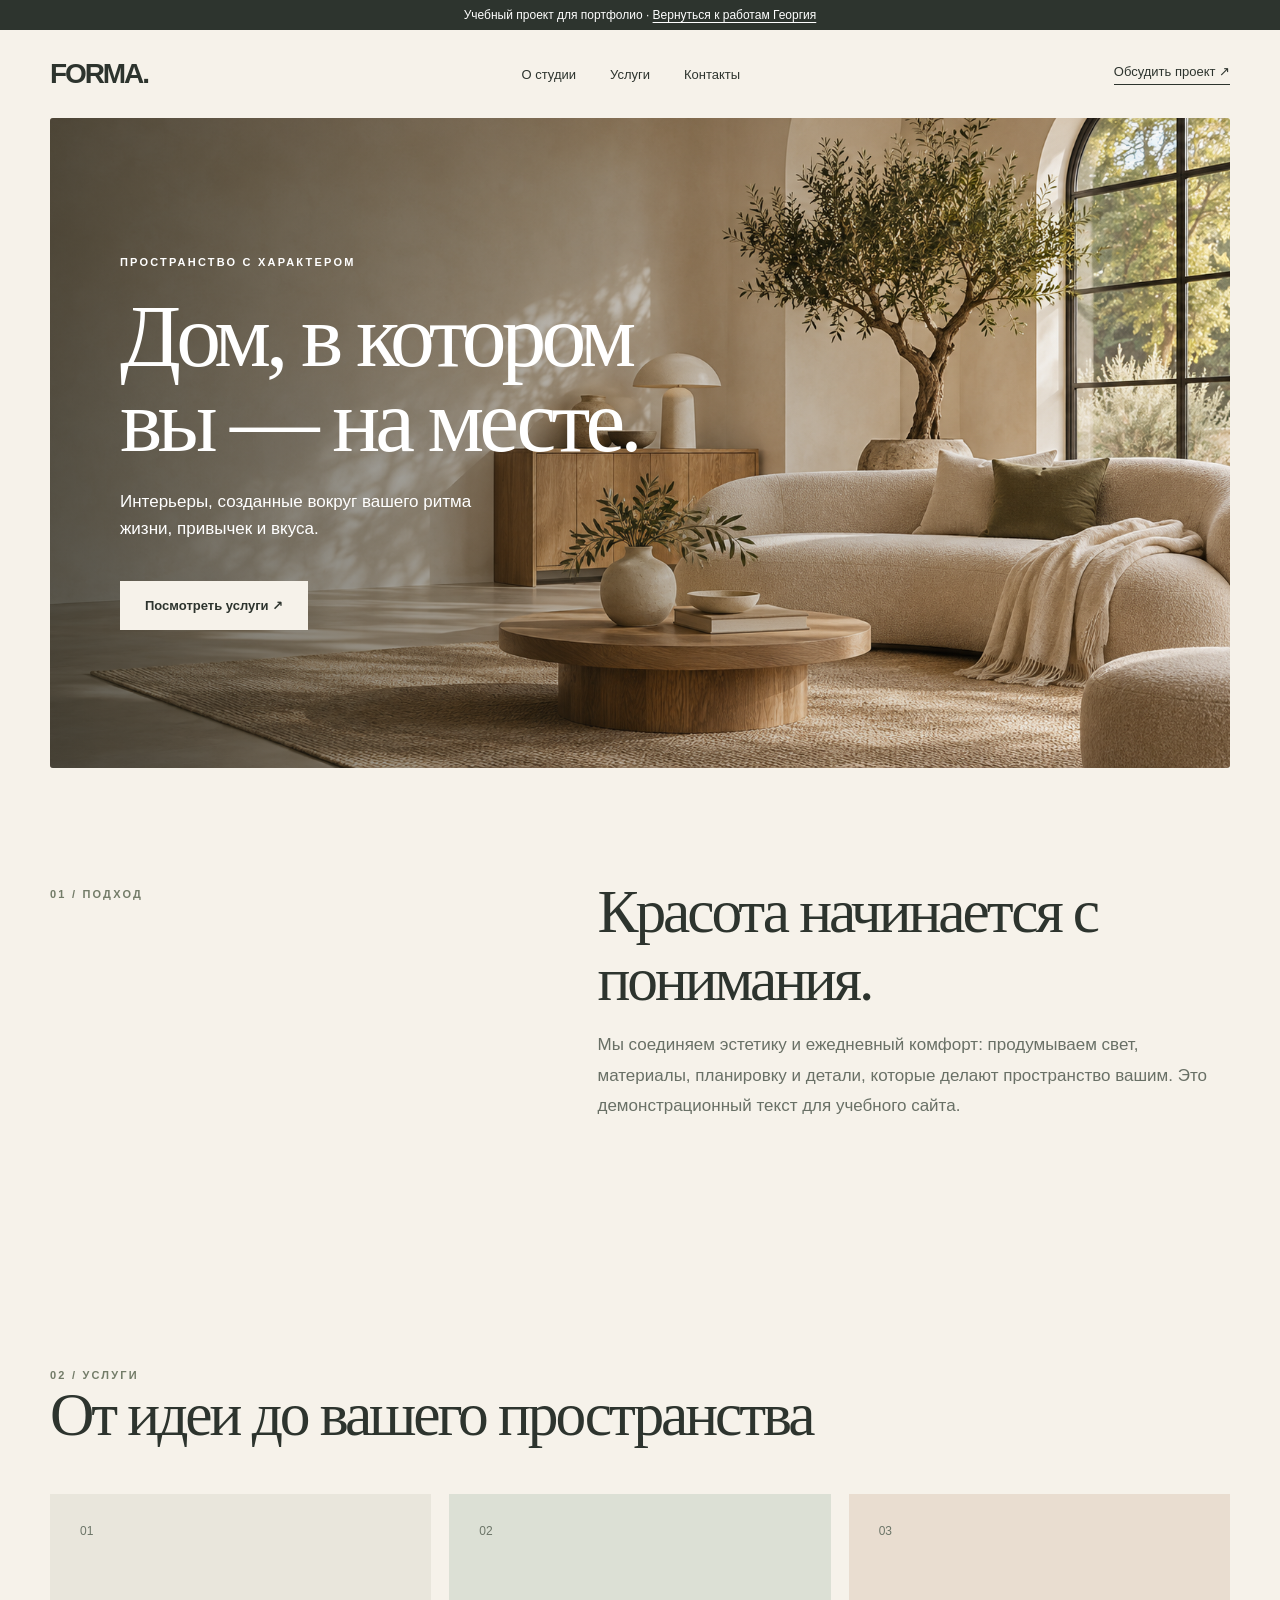
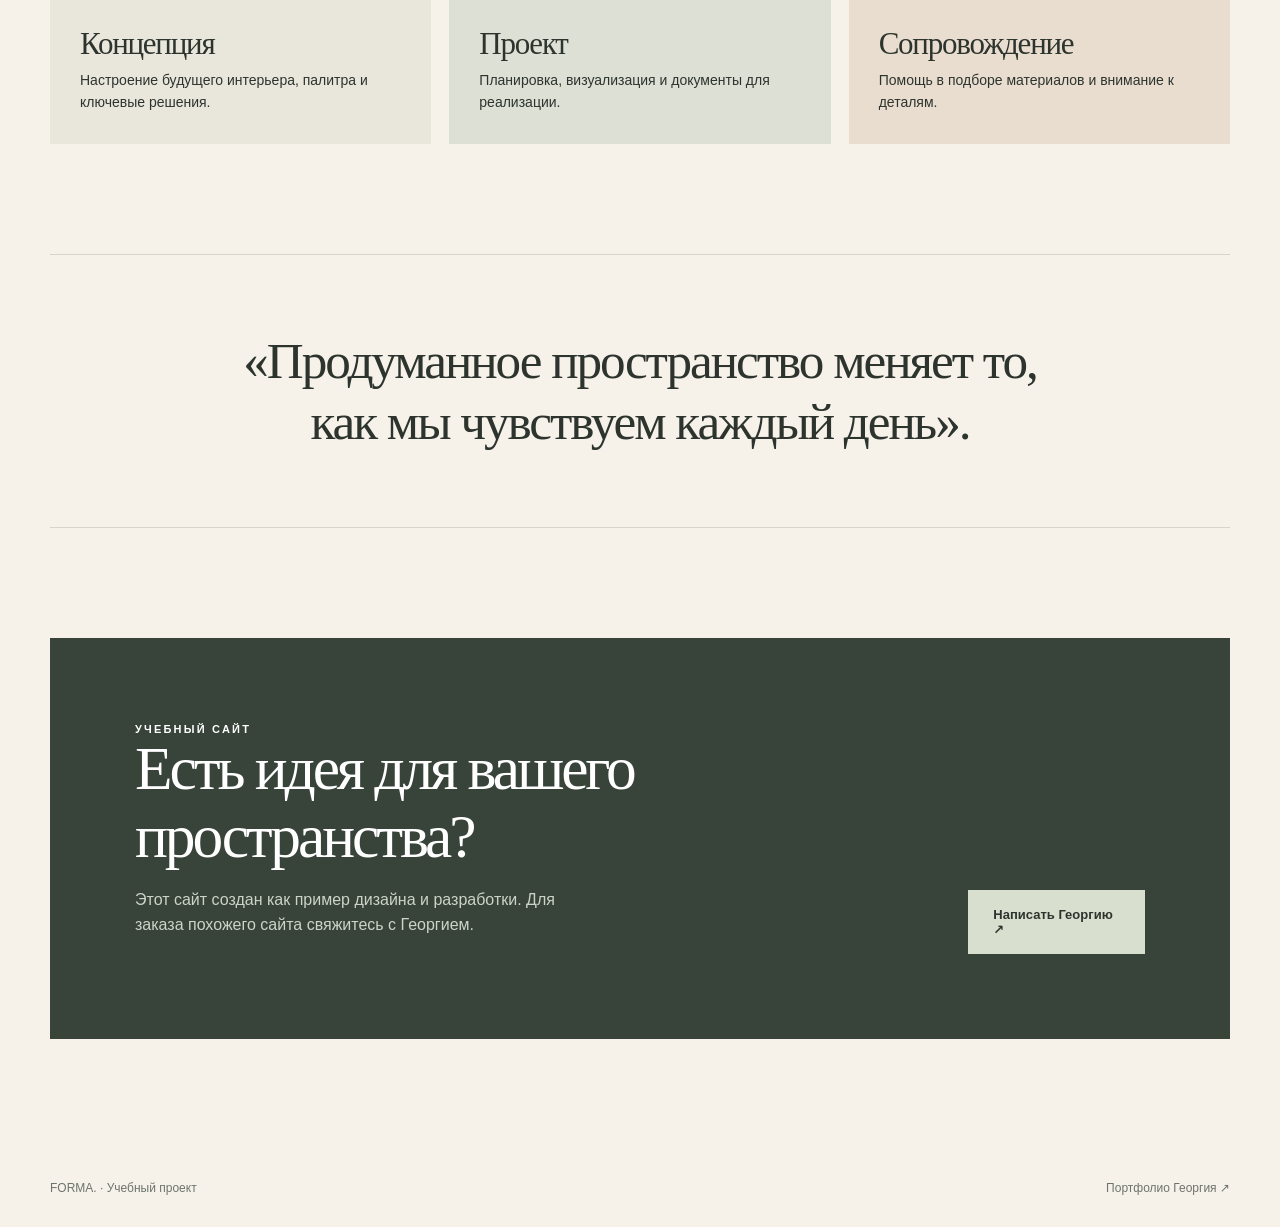
<file: projects/forma/index.html>
<!doctype html>
<html lang="ru"><head><meta charset="utf-8"><meta name="viewport" content="width=device-width, initial-scale=1"><meta name="description" content="Учебный сайт студии интерьера FORMA — демонстрационный проект портфолио Георгия."><title>FORMA — учебный сайт студии интерьера</title>
<style>
:root{--ink:#2d342e;--paper:#f6f2ea;--sage:#737c68;--line:#d9d4c8}*{box-sizing:border-box}html{scroll-behavior:smooth}body{margin:0;background:var(--paper);color:var(--ink);font-family:Arial,system-ui,sans-serif}a{color:inherit;text-decoration:none}.wrap{width:min(1180px,calc(100% - 44px));margin:auto}.demo{background:#2d342e;color:#fff;font-size:12px;text-align:center;padding:8px 12px}.demo a{text-decoration:underline;text-underline-offset:3px}.nav{height:88px;display:flex;align-items:center;justify-content:space-between;gap:20px}.logo{font-size:28px;letter-spacing:-.075em;font-weight:900}.links{display:flex;gap:34px;font-size:13px}.links a:hover{text-decoration:underline}.nav-cta{font-size:13px;border-bottom:1px solid;padding-bottom:5px}.hero{position:relative;min-height:650px;background:#b6a48e url('hero.png') center/cover;border-radius:3px;overflow:hidden;display:flex;align-items:center}.hero:before{content:"";position:absolute;inset:0;background:linear-gradient(90deg,rgba(28,32,27,.62),rgba(28,32,27,.12) 66%,transparent)}.hero-content{position:relative;color:white;padding:70px;max-width:730px}.kicker,.label{font-size:11px;font-weight:800;letter-spacing:.2em;text-transform:uppercase}.hero h1{font-family:Georgia,serif;font-weight:400;font-size:clamp(58px,7vw,96px);line-height:.95;letter-spacing:-.055em;margin:25px 0}.hero p{font-size:17px;line-height:1.6;max-width:400px}.btn{display:inline-flex;padding:17px 25px;background:#f6f2ea;color:var(--ink);font-size:13px;font-weight:800;margin-top:22px}.btn:hover{background:#fff}.section{padding:110px 0}.intro{display:grid;grid-template-columns:.85fr 1.15fr;gap:80px}.label{color:var(--sage);padding-top:10px}.intro h2,.section h2,.cta h2{font-family:Georgia,serif;font-weight:400;font-size:clamp(42px,4.8vw,64px);letter-spacing:-.05em;line-height:1.1;margin:0}.intro p{font-size:17px;line-height:1.8;color:#697066;max-width:640px}.cards{display:grid;grid-template-columns:repeat(3,1fr);gap:18px;margin-top:45px}.card{min-height:250px;background:#e9e6dc;padding:30px;display:flex;flex-direction:column;justify-content:space-between}.card:nth-child(2){background:#dce0d5}.card:nth-child(3){background:#e9ddd0}.card span{font-size:12px;color:#6c7568}.card h3{font-family:Georgia,serif;font-size:31px;font-weight:400;letter-spacing:-.04em;margin:0}.card p{font-size:14px;line-height:1.6;margin:7px 0 0}.quote{border-top:1px solid var(--line);border-bottom:1px solid var(--line);padding:75px 0;text-align:center}.quote p{font-family:Georgia,serif;font-size:clamp(30px,4vw,52px);letter-spacing:-.04em;line-height:1.2;max-width:850px;margin:0 auto}.cta{background:#38433a;color:#fff;padding:85px;display:flex;align-items:end;justify-content:space-between;gap:30px}.cta p{color:#ccd4c7;line-height:1.6;max-width:440px}.cta .btn{background:#d8dfce}.footer{display:flex;justify-content:space-between;gap:15px;padding:32px 0;font-size:12px;color:#6d746b}
@media(max-width:700px){.wrap{width:calc(100% - 28px)}.nav{height:68px}.links{display:none}.hero{min-height:590px;background-position:62% center}.hero-content{padding:33px}.hero h1{font-size:59px}.intro{grid-template-columns:1fr;gap:15px}.section{padding:75px 0}.cards{grid-template-columns:1fr}.card{min-height:190px}.cta{padding:50px 30px;display:block}.footer{display:block}}
@media(max-width:700px){.nav{height:auto;display:grid;grid-template-columns:1fr auto;gap:15px;padding:18px 0 14px}.logo{font-size:25px}.nav-cta{grid-column:2;grid-row:1;align-self:center;font-size:12px}.links{display:flex;grid-column:1/-1;grid-row:2;justify-content:space-between;gap:12px;padding-top:13px;border-top:1px solid var(--line);font-size:12px}.hero{min-height:0;display:block;background:none;overflow:visible}.hero:before{position:relative;inset:auto;display:block;height:260px;background:url('hero.png') center 52%/cover;border-radius:12px}.hero-content{max-width:none;padding:25px 3px 0;color:var(--ink)}.hero .kicker{color:var(--sage);font-size:10px;letter-spacing:.16em}.hero h1{font-size:clamp(43px,11vw,54px);line-height:1.02;letter-spacing:-.05em;margin:14px 0 17px}.hero p{font-size:15px;line-height:1.6;max-width:33ch;color:#5d665b}.hero .btn{background:var(--ink);color:#fff;margin-top:8px}.section{padding:66px 0}.intro h2,.section h2,.cta h2{font-size:clamp(36px,9vw,44px);line-height:1.08}.intro p{font-size:15px;line-height:1.65}.cards{margin-top:25px;gap:12px}.card{min-height:160px;padding:23px}.card h3{font-size:27px}.quote{padding:48px 0}.quote p{font-size:29px}.cta{padding:36px 26px}.cta p{font-size:14px}.cta .btn{margin-top:12px}.footer{line-height:2}}
</style></head><body>
<div class="demo">Учебный проект для портфолио · <a href="/index.html#works">Вернуться к работам Георгия</a></div>
<div class="wrap"><header class="nav"><a href="#top" class="logo">FORMA.</a><nav class="links"><a href="#about">О студии</a><a href="#services">Услуги</a><a href="#contact">Контакты</a></nav><a class="nav-cta" href="#contact">Обсудить проект ↗</a></header></div>
<main id="top"><div class="wrap"><section class="hero"><div class="hero-content"><div class="kicker">Пространство с характером</div><h1>Дом, в котором<br>вы — на месте.</h1><p>Интерьеры, созданные вокруг вашего ритма жизни, привычек и вкуса.</p><a class="btn" href="#services">Посмотреть услуги ↗</a></div></section></div>
<section class="section wrap intro" id="about"><div class="label">01 / Подход</div><div><h2>Красота начинается с понимания.</h2><p>Мы соединяем эстетику и ежедневный комфорт: продумываем свет, материалы, планировку и детали, которые делают пространство вашим. Это демонстрационный текст для учебного сайта.</p></div></section>
<section class="section wrap" id="services"><div class="label">02 / Услуги</div><h2>От идеи до вашего пространства</h2><div class="cards"><article class="card"><span>01</span><div><h3>Концепция</h3><p>Настроение будущего интерьера, палитра и ключевые решения.</p></div></article><article class="card"><span>02</span><div><h3>Проект</h3><p>Планировка, визуализация и документы для реализации.</p></div></article><article class="card"><span>03</span><div><h3>Сопровождение</h3><p>Помощь в подборе материалов и внимание к деталям.</p></div></article></div></section>
<div class="wrap quote"><p>«Продуманное пространство меняет то, как мы чувствуем каждый день».</p></div>
<section class="section wrap" id="contact"><div class="cta"><div><div class="kicker">Учебный сайт</div><h2>Есть идея для вашего пространства?</h2><p>Этот сайт создан как пример дизайна и разработки. Для заказа похожего сайта свяжитесь с Георгием.</p></div><a class="btn" href="mailto:gsakovskiy@tgmail.com?subject=%D0%A1%D0%B0%D0%B9%D1%82%20%D0%BA%D0%B0%D0%BA%20FORMA">Написать Георгию ↗</a></div></section></main>
<footer class="footer wrap"><span>FORMA. · Учебный проект</span><a href="/index.html#works">Портфолио Георгия ↗</a></footer>
</body></html>
</file>
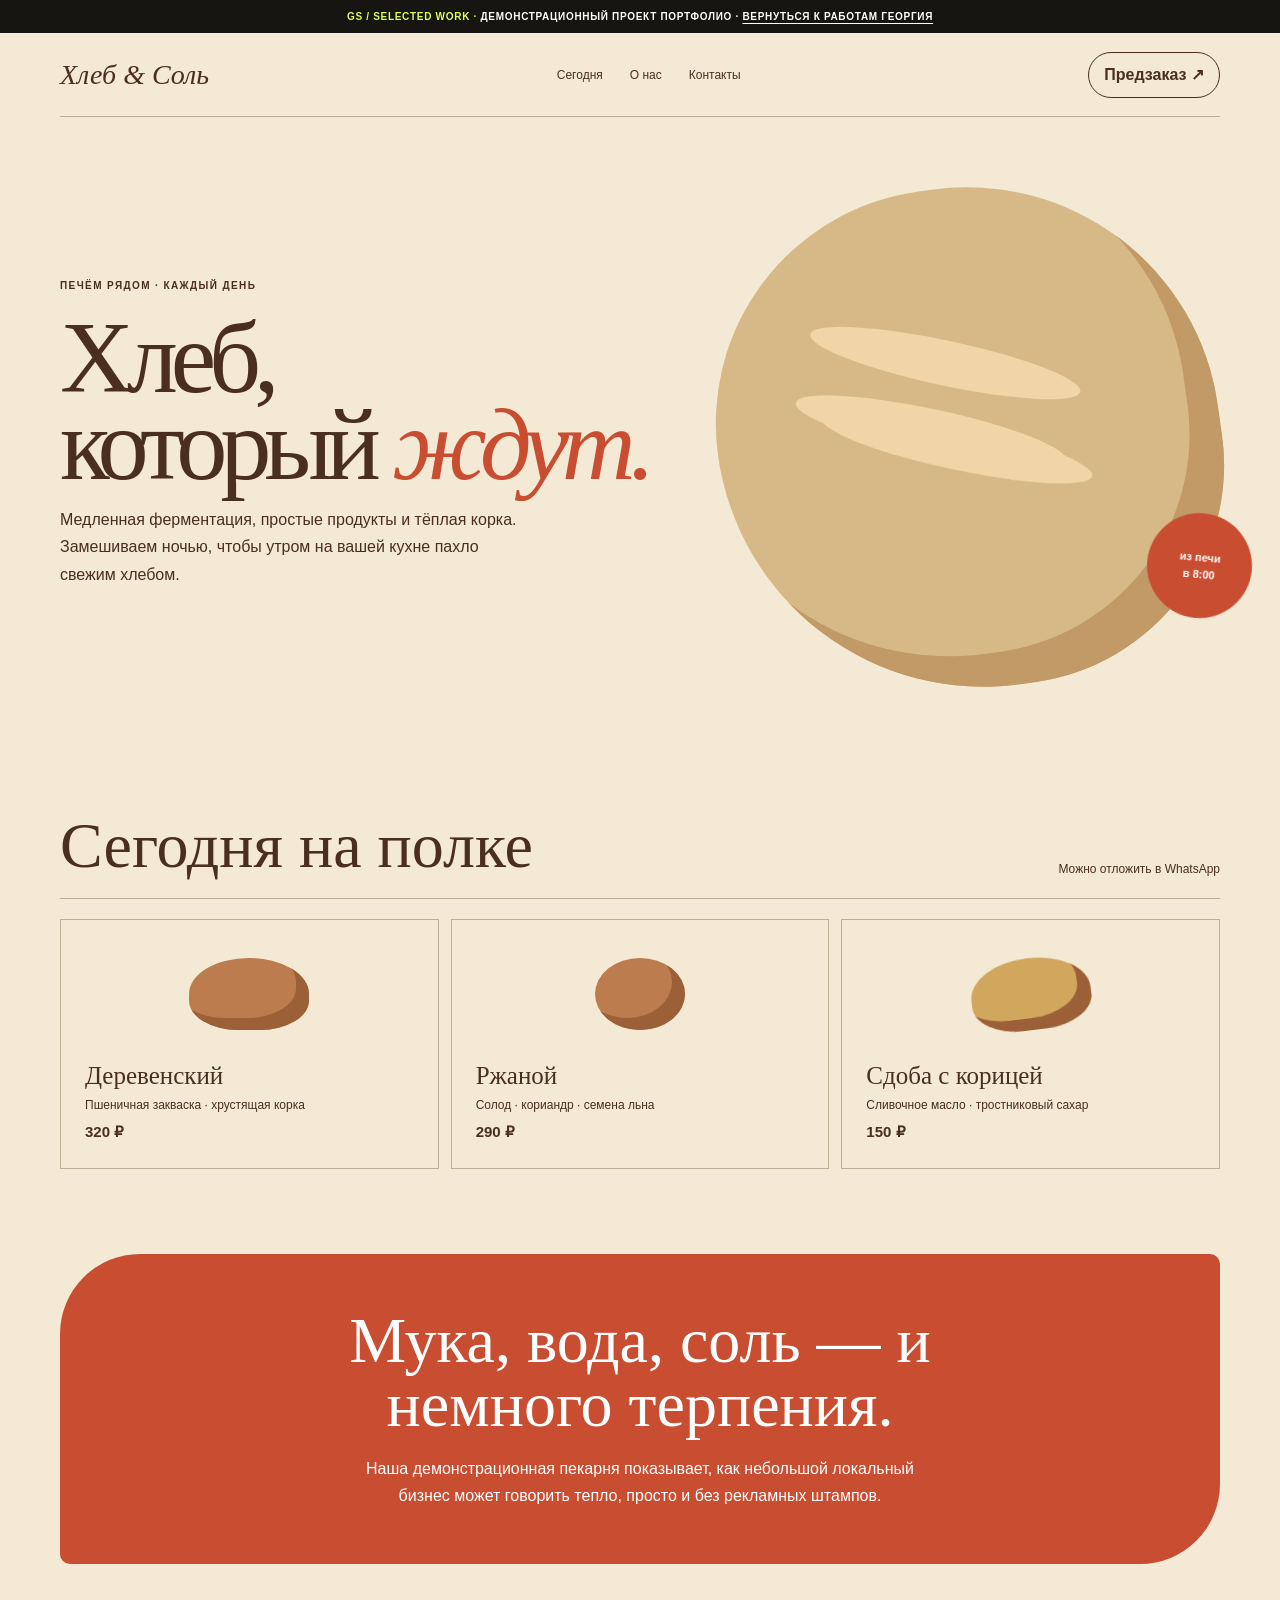
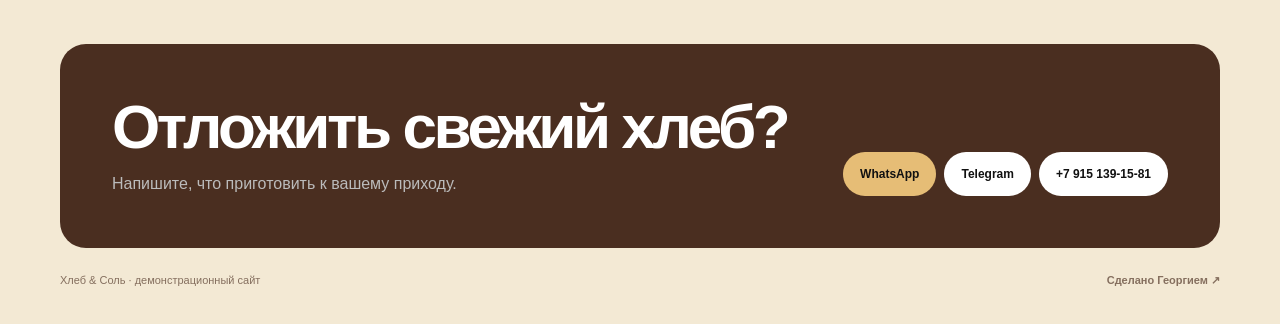
<file: projects/linen/index.html>
<!doctype html><html lang="ru"><head><meta charset="utf-8"><meta name="viewport" content="width=device-width,initial-scale=1"><title>Хлеб & Соль — пекарня у дома</title><link rel="stylesheet" href="../project.css"><style>
:root{--brown:#4a2e20;--cream:#f3e9d4;--red:#c84d31}body{background:var(--cream);color:var(--brown)}.nav{height:84px;display:flex;align-items:center;justify-content:space-between;border-bottom:1px solid #bcae93}.logo{font:italic 28px Georgia,serif}.links{display:flex;gap:27px;font-size:12px}.order{border:1px solid;padding:10px 15px;border-radius:100px;font-weight:800}.hero{padding:70px 0 40px;display:grid;grid-template-columns:1.1fr .9fr;gap:45px;align-items:center}.hero h1{font:400 clamp(65px,8vw,108px)/.85 Georgia,serif;letter-spacing:-.07em;margin:18px 0}.hero h1 i{color:var(--red)}.hero p{font-size:16px;max-width:460px;line-height:1.7}.stamp{display:inline-block;font-size:10px;text-transform:uppercase;letter-spacing:.14em;font-weight:800}.bread-art{aspect-ratio:1;background:#d7b887;border-radius:48% 52% 45% 55%;position:relative;transform:rotate(-8deg);box-shadow:inset -30px -35px 0 #c19a67}.bread-art:before,.bread-art:after{content:"";position:absolute;background:#f0d6a6;border-radius:100%;width:55%;height:9%;left:20%;top:30%;transform:rotate(20deg);box-shadow:0 70px 0 #f0d6a6}.bread-art:after{top:47%;box-shadow:none}.note{position:absolute;right:-12px;bottom:8%;background:var(--red);color:white;width:105px;height:105px;border-radius:50%;display:grid;place-items:center;text-align:center;font-size:11px;font-weight:800;transform:rotate(13deg)}.today{padding:85px 0 0}.today-head{display:flex;justify-content:space-between;align-items:end;border-bottom:1px solid #bcae93;padding-bottom:20px}.today h2{font:400 clamp(43px,5vw,68px)/1 Georgia,serif;margin:0}.today-head span{font-size:12px}.menu{display:grid;grid-template-columns:repeat(3,1fr);gap:12px;margin-top:20px}.item{border:1px solid #bcae93;padding:24px;min-height:250px;display:flex;flex-direction:column;justify-content:space-between}.item-art{height:100px;display:grid;place-items:center}.mini-bread{width:120px;height:72px;background:#bd7c4d;border-radius:55% 55% 45% 45%;box-shadow:inset -13px -12px #9b6038}.item:nth-child(2) .mini-bread{width:90px;border-radius:50%}.item:nth-child(3) .mini-bread{background:#d1a75e;transform:rotate(-7deg)}.item h3{font:25px Georgia,serif;margin:0}.item p{font-size:12px;margin:6px 0}.item strong{font-size:15px}.story{margin-top:85px;background:var(--red);color:#fff;padding:55px;border-radius:80px 10px 80px 10px;text-align:center}.story h2{font:400 clamp(40px,5vw,66px)/1 Georgia,serif;margin:0 auto 18px;max-width:800px}.story p{max-width:590px;margin:auto;line-height:1.7}.contact-strip{background:var(--brown)}.contact-strip .contact-buttons a:first-child{background:#e6bd76}
@media(max-width:700px){.nav{height:68px}.links{display:none}.hero{grid-template-columns:1fr;padding:48px 0 20px}.hero h1{font-size:68px}.bread-art{width:80%;margin:auto}.note{width:82px;height:82px}.today{padding-top:60px}.today-head{display:block}.today-head span{display:block;margin-top:12px}.menu{grid-template-columns:1fr}.item{min-height:210px}.story{margin-top:60px;padding:42px 22px;border-radius:45px 8px}}
</style></head><body><div class="demo-bar">Демонстрационный проект портфолио · <a href="../../index.html#works">вернуться к работам Георгия</a></div><div class="wrap"><header class="nav"><a class="logo" href="#">Хлеб & Соль</a><nav class="links"><a href="#today" data-scroll>Сегодня</a><a href="#story" data-scroll>О нас</a><a href="#contact" data-scroll>Контакты</a></nav><a class="order" href="https://wa.me/79151391581" target="_blank" rel="noopener">Предзаказ ↗</a></header><main><section class="hero fade"><div><span class="stamp">Печём рядом · каждый день</span><h1>Хлеб,<br>который <i>ждут.</i></h1><p>Медленная ферментация, простые продукты и тёплая корка. Замешиваем ночью, чтобы утром на вашей кухне пахло свежим хлебом.</p></div><div class="bread-art" aria-hidden="true"><span class="note">из печи<br>в 8:00</span></div></section><section class="today" id="today"><div class="today-head"><h2>Сегодня на полке</h2><span>Можно отложить в WhatsApp</span></div><div class="menu"><article class="item"><div class="item-art"><div class="mini-bread"></div></div><div><h3>Деревенский</h3><p>Пшеничная закваска · хрустящая корка</p><strong>320 ₽</strong></div></article><article class="item"><div class="item-art"><div class="mini-bread"></div></div><div><h3>Ржаной</h3><p>Солод · кориандр · семена льна</p><strong>290 ₽</strong></div></article><article class="item"><div class="item-art"><div class="mini-bread"></div></div><div><h3>Сдоба с корицей</h3><p>Сливочное масло · тростниковый сахар</p><strong>150 ₽</strong></div></article></div></section><section class="story" id="story"><h2>Мука, вода, соль — и немного терпения.</h2><p>Наша демонстрационная пекарня показывает, как небольшой локальный бизнес может говорить тепло, просто и без рекламных штампов.</p></section><section class="contact-strip" id="contact"><div><h2>Отложить свежий хлеб?</h2><p>Напишите, что приготовить к вашему приходу.</p></div><div class="contact-buttons"><a href="https://wa.me/79151391581" target="_blank" rel="noopener">WhatsApp</a><a href="https://t.me/partythisdoor" target="_blank" rel="noopener">Telegram</a><a href="tel:+79151391581">+7 915 139-15-81</a></div></section></main><footer class="credit"><span>Хлеб & Соль · демонстрационный сайт</span><a href="../../index.html#works">Сделано Георгием ↗</a></footer></div><script src="../project.js"></script></body></html>
</file>
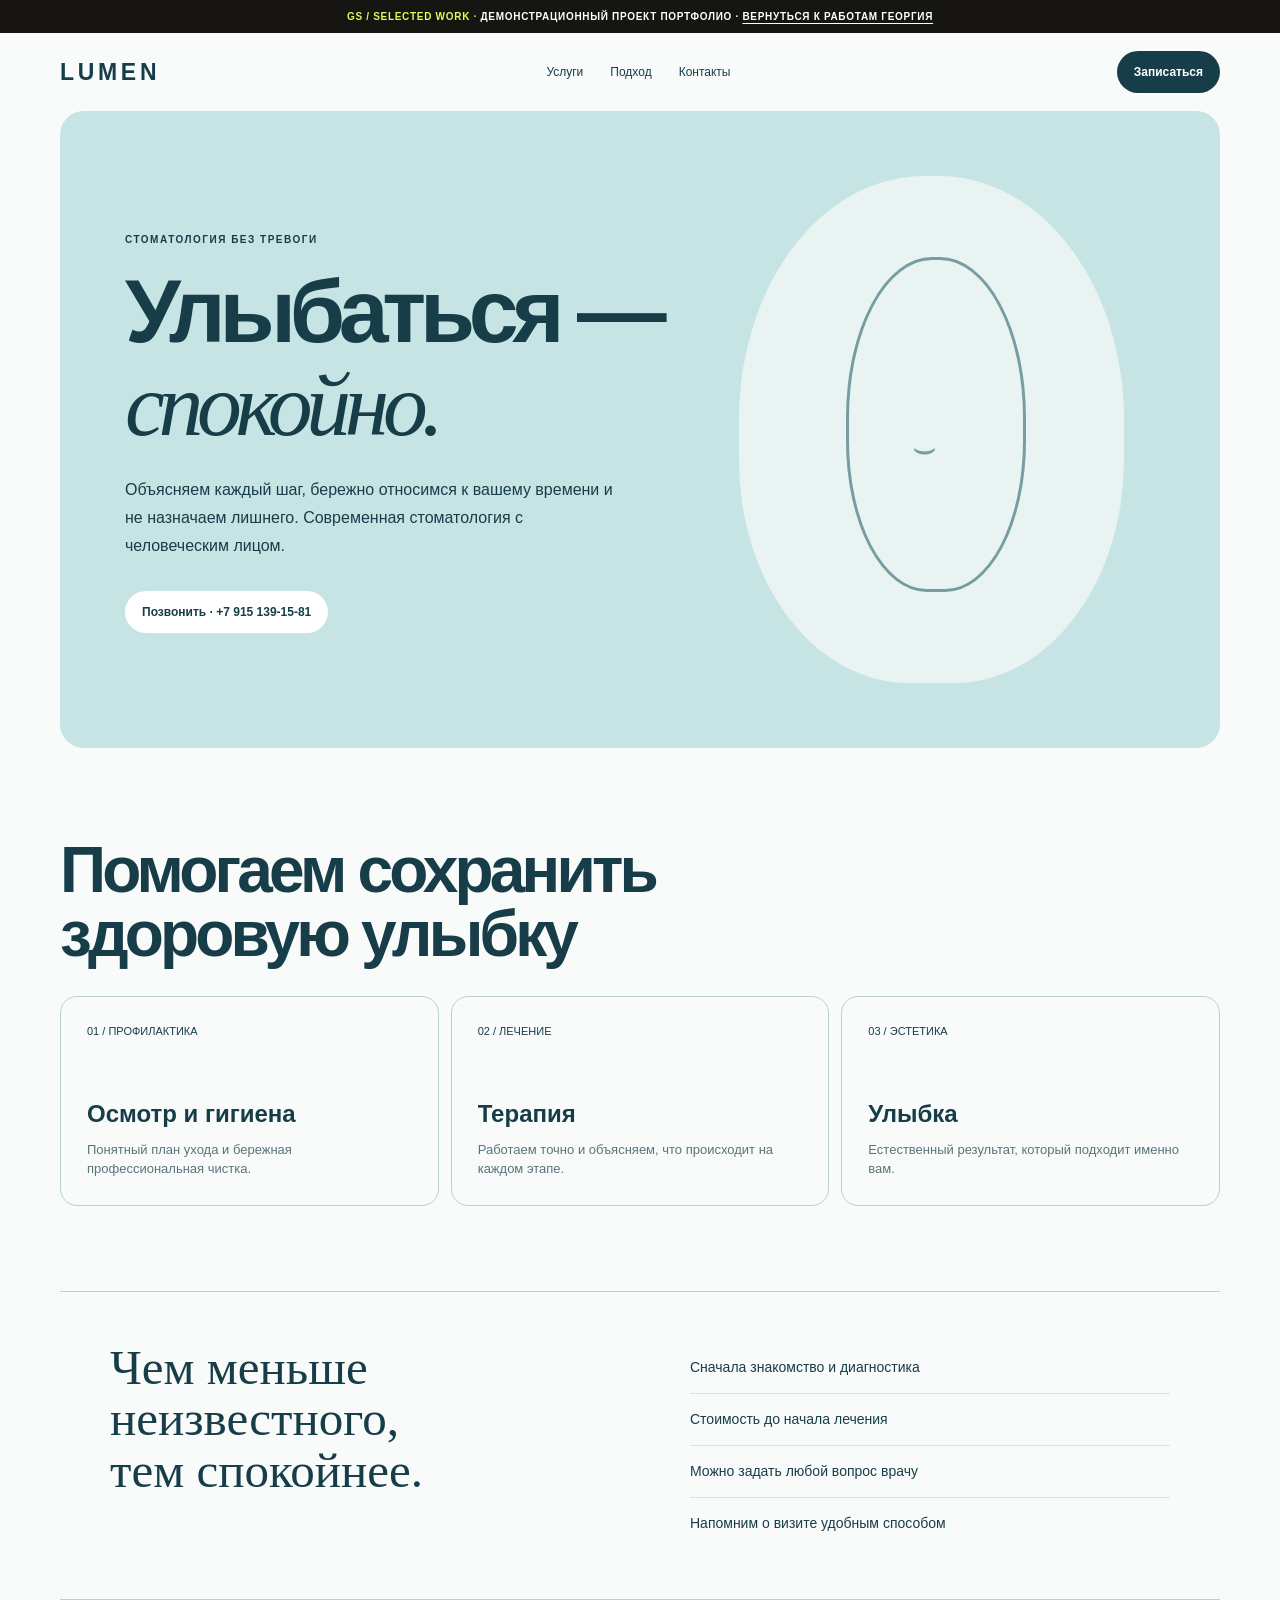
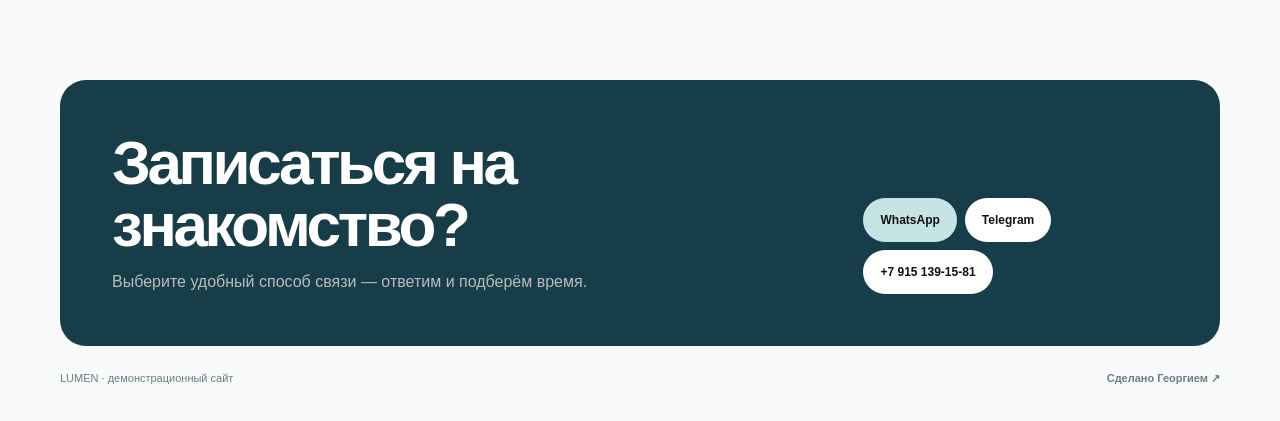
<file: projects/lumen/index.html>
<!doctype html><html lang="ru"><head><meta charset="utf-8"><meta name="viewport" content="width=device-width,initial-scale=1"><title>Lumen — спокойная стоматология</title><link rel="stylesheet" href="../project.css"><style>
:root{--navy:#173d49;--blue:#c7e4e5;--paper:#f8fbfa}body{background:var(--paper);color:var(--navy)}.nav{height:78px;display:flex;align-items:center;justify-content:space-between}.logo{font-size:23px;font-weight:800;letter-spacing:.16em}.links{display:flex;gap:27px;font-size:12px}.book{background:var(--navy);color:white;padding:12px 17px;border-radius:100px;font-size:12px;font-weight:800}.hero{background:var(--blue);border-radius:24px;padding:65px;min-height:570px;display:grid;grid-template-columns:1.1fr .9fr;gap:35px;align-items:center}.hero h1{font-size:clamp(57px,7vw,94px);line-height:.92;letter-spacing:-.07em;margin:20px 0}.hero h1 i{font:italic 400 1em Georgia,serif}.hero p{max-width:490px;line-height:1.75}.hero .book{display:inline-block;margin-top:15px;background:#fff;color:var(--navy)}.face{width:86%;aspect-ratio:.76;background:#e9f3f1;border-radius:48% 48% 44% 44%;position:relative;margin:auto;overflow:hidden}.face:before{content:"";position:absolute;width:45%;height:65%;left:28%;top:16%;border:3px solid #769da1;border-radius:48% 48% 45% 45%}.face:after{content:"⌣";position:absolute;left:45%;top:48%;font-size:38px;color:#769da1}.dot{font-size:10px;text-transform:uppercase;letter-spacing:.15em;font-weight:800}.services{padding:90px 0 0}.services h2{font-size:clamp(42px,5vw,68px);line-height:1;letter-spacing:-.06em;margin:0 0 30px}.service-grid{display:grid;grid-template-columns:repeat(3,1fr);gap:12px}.service{border:1px solid #bad1d1;border-radius:17px;padding:26px;min-height:210px;display:flex;flex-direction:column;justify-content:space-between}.service span{font-size:11px}.service h3{font-size:24px;margin:0 0 8px}.service p{font-size:13px;color:#5a747b;margin:0}.comfort{margin-top:85px;display:grid;grid-template-columns:1fr 1fr;border-top:1px solid #bad1d1;border-bottom:1px solid #bad1d1}.comfort>div{padding:50px}.comfort h2{font:400 49px/1.05 Georgia,serif;margin:0}.comfort ul{list-style:none;margin:0;padding:0}.comfort li{padding:15px 0;border-bottom:1px solid #d8e5e4;font-size:14px}.comfort li:last-child{border:0}.contact-strip{background:var(--navy)}.contact-strip .contact-buttons a:first-child{background:var(--blue)}
@media(max-width:700px){.nav{height:68px}.links{display:none}.hero{padding:40px 24px;grid-template-columns:1fr;min-height:0}.hero h1{font-size:56px}.hero p{font-size:14px}.face{width:68%;margin-top:24px}.services{padding-top:65px}.service-grid{grid-template-columns:1fr}.service{min-height:160px}.comfort{margin-top:60px;grid-template-columns:1fr}.comfort>div{padding:35px 4px}.comfort>div:first-child{border-bottom:1px solid #bad1d1}.comfort h2{font-size:40px}}
</style></head><body><div class="demo-bar">Демонстрационный проект портфолио · <a href="../../index.html#works">вернуться к работам Георгия</a></div><div class="wrap"><header class="nav"><a class="logo" href="#">LUMEN</a><nav class="links"><a href="#services" data-scroll>Услуги</a><a href="#comfort" data-scroll>Подход</a><a href="#contact" data-scroll>Контакты</a></nav><a class="book" href="https://wa.me/79151391581" target="_blank" rel="noopener">Записаться</a></header><main><section class="hero fade"><div><span class="dot">Стоматология без тревоги</span><h1>Улыбаться —<br><i>спокойно.</i></h1><p>Объясняем каждый шаг, бережно относимся к вашему времени и не назначаем лишнего. Современная стоматология с человеческим лицом.</p><a class="book" href="tel:+79151391581">Позвонить · +7 915 139-15-81</a></div><div class="face" aria-hidden="true"></div></section><section class="services" id="services"><h2>Помогаем сохранить<br>здоровую улыбку</h2><div class="service-grid"><article class="service"><span>01 / ПРОФИЛАКТИКА</span><div><h3>Осмотр и гигиена</h3><p>Понятный план ухода и бережная профессиональная чистка.</p></div></article><article class="service"><span>02 / ЛЕЧЕНИЕ</span><div><h3>Терапия</h3><p>Работаем точно и объясняем, что происходит на каждом этапе.</p></div></article><article class="service"><span>03 / ЭСТЕТИКА</span><div><h3>Улыбка</h3><p>Естественный результат, который подходит именно вам.</p></div></article></div></section><section class="comfort" id="comfort"><div><h2>Чем меньше неизвестного,<br>тем спокойнее.</h2></div><div><ul><li>Сначала знакомство и диагностика</li><li>Стоимость до начала лечения</li><li>Можно задать любой вопрос врачу</li><li>Напомним о визите удобным способом</li></ul></div></section><section class="contact-strip" id="contact"><div><h2>Записаться на знакомство?</h2><p>Выберите удобный способ связи — ответим и подберём время.</p></div><div class="contact-buttons"><a href="https://wa.me/79151391581" target="_blank" rel="noopener">WhatsApp</a><a href="https://t.me/partythisdoor" target="_blank" rel="noopener">Telegram</a><a href="tel:+79151391581">+7 915 139-15-81</a></div></section></main><footer class="credit"><span>LUMEN · демонстрационный сайт</span><a href="../../index.html#works">Сделано Георгием ↗</a></footer></div><script src="../project.js"></script></body></html>
</file>
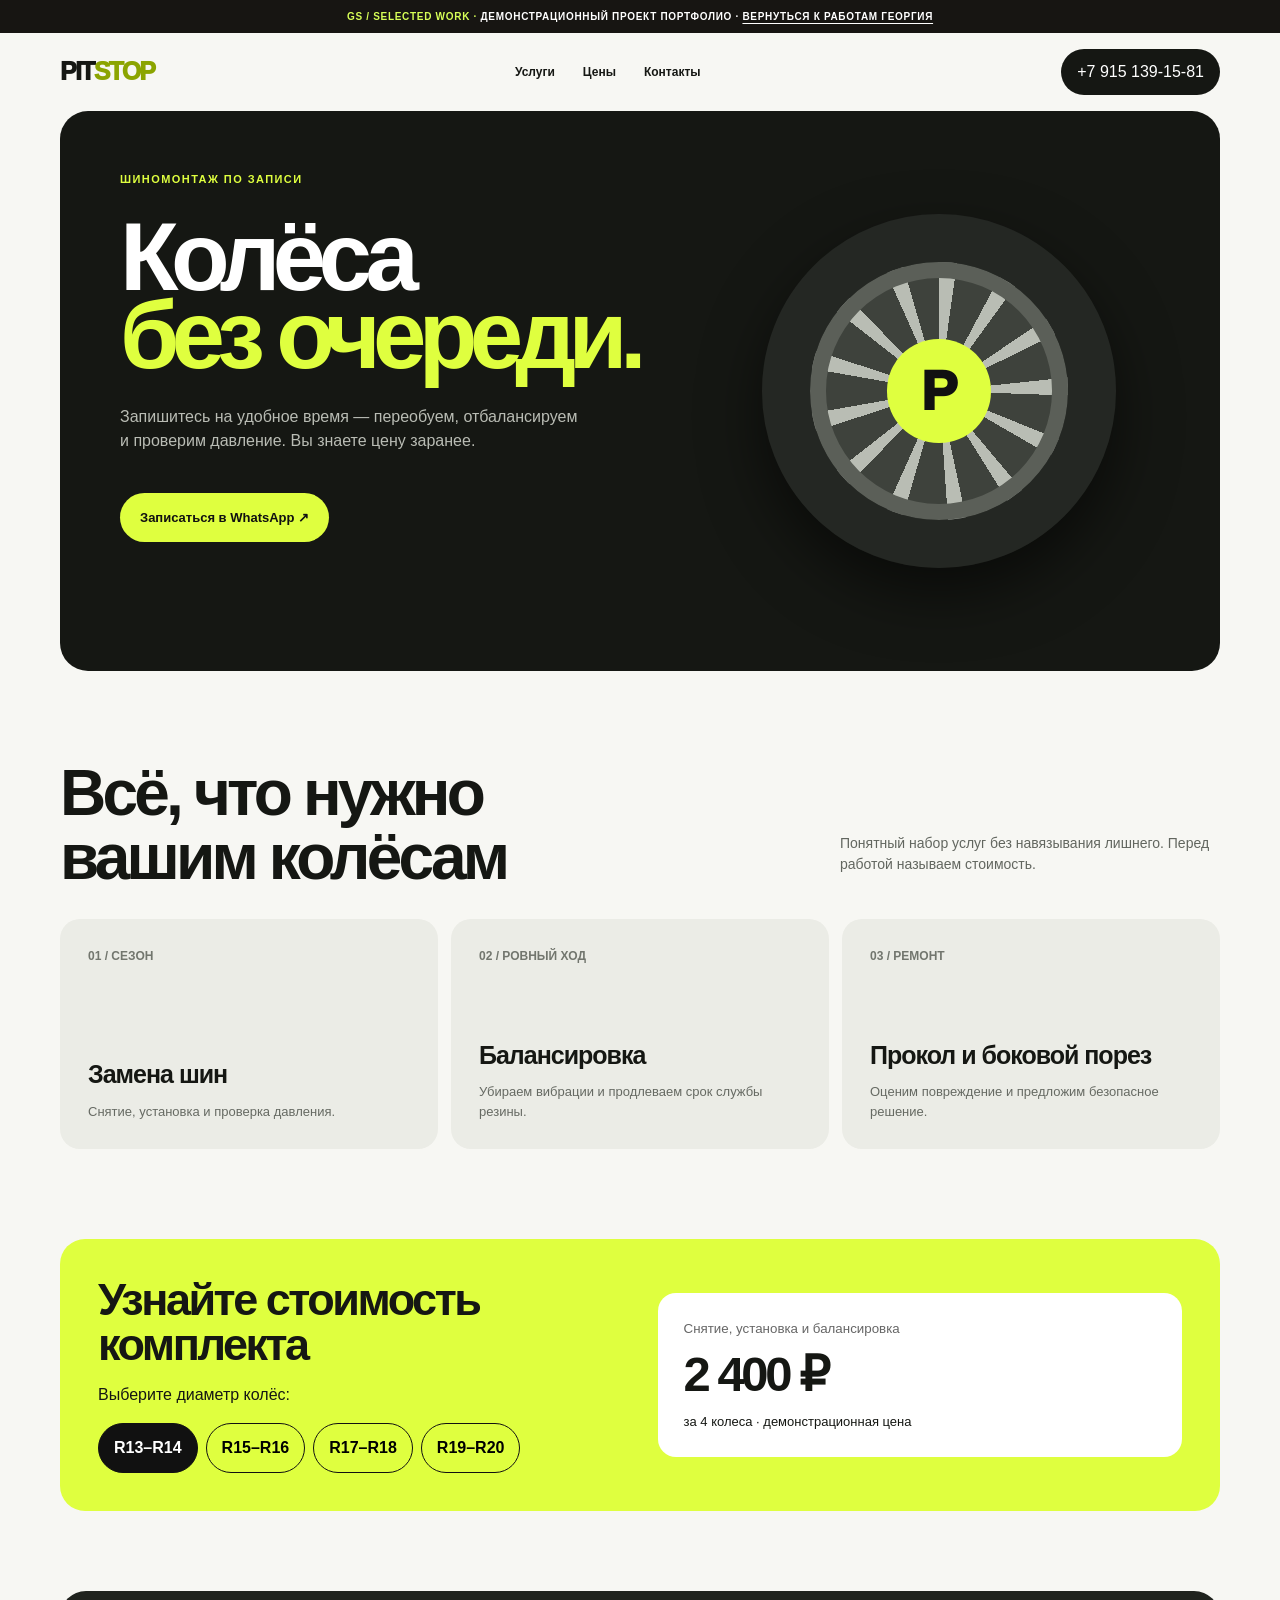
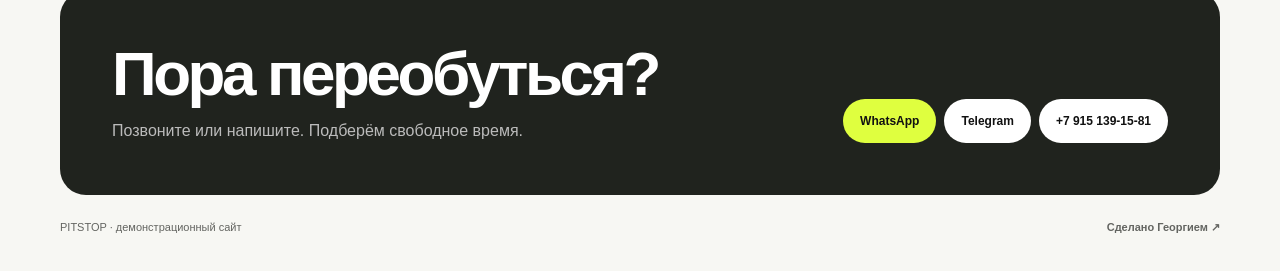
<file: projects/pitstop/index.html>
<!doctype html><html lang="ru"><head><meta charset="utf-8"><meta name="viewport" content="width=device-width,initial-scale=1"><title>PITSTOP — шиномонтаж без очереди</title><link rel="stylesheet" href="../project.css"><style>
:root{--ink:#151713;--acid:#dfff3f;--gray:#ebece6}body{background:#f7f7f3;color:var(--ink)}.nav{height:78px;display:flex;align-items:center;justify-content:space-between}.logo{font-size:25px;font-weight:950;letter-spacing:-.07em}.logo i{color:#8ba400;font-style:normal}.links{display:flex;gap:28px;font-size:12px;font-weight:750}.phone{padding:11px 16px;border-radius:100px;background:var(--ink);color:white}.hero{background:var(--ink);color:white;border-radius:28px;min-height:560px;padding:60px;display:grid;grid-template-columns:1.15fr .85fr;overflow:hidden;position:relative}.hero h1{font-size:clamp(58px,7.5vw,105px);line-height:.82;letter-spacing:-.08em;margin:30px 0}.hero h1 span{color:var(--acid)}.hero p{color:#b9bcb4;max-width:470px;font-size:16px}.btn{display:inline-flex;background:var(--acid);color:#111;padding:15px 20px;border-radius:100px;font-weight:900;font-size:13px;margin-top:24px}.wheel{align-self:center;justify-self:center;width:min(360px,80%);aspect-ratio:1;border:48px solid #242723;border-radius:50%;box-shadow:inset 0 0 0 16px #5b5f58,0 25px 60px #0008;position:relative;background:repeating-conic-gradient(#b9bdb4 0 8deg,#3e423c 8deg 28deg)}.wheel:after{content:"P";position:absolute;inset:30%;border-radius:50%;display:grid;place-items:center;background:var(--acid);color:#111;font-size:55px;font-weight:950}.tag{font-size:11px;text-transform:uppercase;letter-spacing:.13em;color:var(--acid);font-weight:800}.section{padding:90px 0 0}.head{display:flex;justify-content:space-between;align-items:end;gap:30px;margin-bottom:30px}.head h2{font-size:clamp(40px,5vw,65px);line-height:1;letter-spacing:-.06em;margin:0}.head p{max-width:380px;color:#62665f;font-size:14px}.services{display:grid;grid-template-columns:repeat(3,1fr);gap:13px}.service{background:var(--gray);padding:28px;border-radius:20px;min-height:230px;display:flex;flex-direction:column;justify-content:space-between}.service b{font-size:12px;color:#72766e}.service h3{font-size:25px;letter-spacing:-.04em;margin:0 0 8px}.service p{font-size:13px;color:#666a63;margin:0}.calc{background:var(--acid);border-radius:25px;padding:38px;display:grid;grid-template-columns:1fr 1fr;gap:35px;align-items:center}.calc h2{font-size:45px;line-height:1;letter-spacing:-.055em;margin:0 0 14px}.sizes{display:flex;flex-wrap:wrap;gap:8px}.sizes button{border:1px solid #111;background:transparent;padding:12px 15px;border-radius:100px;font-weight:800;cursor:pointer}.sizes button.active{background:#111;color:white}.price{background:#fff;padding:26px;border-radius:18px}.price small{display:block;color:#666}.price strong{font-size:49px;letter-spacing:-.07em}.price span{display:block;font-size:13px}.contact-strip{background:#20231e}.contact-strip .contact-buttons a:first-child{background:var(--acid)}
@media(max-width:700px){.nav{height:auto;padding:18px 0;display:grid;grid-template-columns:1fr auto}.links{grid-column:1/-1;justify-content:space-between;border-top:1px solid #ddd;padding-top:13px;margin-top:13px}.links a:last-child{display:none}.phone{font-size:11px}.hero{display:block;min-height:0;padding:40px 25px;border-radius:22px}.hero h1{font-size:clamp(58px,17vw,78px);margin:26px 0}.hero p{font-size:14px}.wheel{width:210px;border-width:28px;margin:45px auto 5px}.wheel:after{font-size:33px}.section{padding-top:65px}.head{display:block}.head p{margin-top:14px}.services{grid-template-columns:1fr}.service{min-height:170px}.calc{grid-template-columns:1fr;padding:28px 22px}.calc h2{font-size:38px}.price strong{font-size:41px}}
</style></head><body><div class="demo-bar">Демонстрационный проект портфолио · <a href="../../index.html#works">вернуться к работам Георгия</a></div><div class="wrap"><header class="nav"><a class="logo" href="#">PIT<i>STOP</i></a><nav class="links"><a href="#services" data-scroll>Услуги</a><a href="#price" data-scroll>Цены</a><a href="#contact" data-scroll>Контакты</a></nav><a class="phone" href="tel:+79151391581">+7 915 139-15-81</a></header><main><section class="hero fade"><div><div class="tag">Шиномонтаж по записи</div><h1>Колёса<br><span>без очереди.</span></h1><p>Запишитесь на удобное время — переобуем, отбалансируем и проверим давление. Вы знаете цену заранее.</p><a class="btn" href="https://wa.me/79151391581" target="_blank" rel="noopener">Записаться в WhatsApp ↗</a></div><div class="wheel" aria-hidden="true"></div></section><section class="section" id="services"><div class="head"><h2>Всё, что нужно<br>вашим колёсам</h2><p>Понятный набор услуг без навязывания лишнего. Перед работой называем стоимость.</p></div><div class="services"><article class="service"><b>01 / СЕЗОН</b><div><h3>Замена шин</h3><p>Снятие, установка и проверка давления.</p></div></article><article class="service"><b>02 / РОВНЫЙ ХОД</b><div><h3>Балансировка</h3><p>Убираем вибрации и продлеваем срок службы резины.</p></div></article><article class="service"><b>03 / РЕМОНТ</b><div><h3>Прокол и боковой порез</h3><p>Оценим повреждение и предложим безопасное решение.</p></div></article></div></section><section class="section" id="price"><div class="calc"><div><h2>Узнайте стоимость комплекта</h2><p>Выберите диаметр колёс:</p><div class="sizes"><button class="active" data-price="2400">R13–R14</button><button data-price="3000">R15–R16</button><button data-price="3800">R17–R18</button><button data-price="4800">R19–R20</button></div></div><div class="price"><small>Снятие, установка и балансировка</small><strong id="sum">2 400 ₽</strong><span>за 4 колеса · демонстрационная цена</span></div></div></section><section class="contact-strip" id="contact"><div><h2>Пора переобуться?</h2><p>Позвоните или напишите. Подберём свободное время.</p></div><div class="contact-buttons"><a href="https://wa.me/79151391581" target="_blank" rel="noopener">WhatsApp</a><a href="https://t.me/partythisdoor" target="_blank" rel="noopener">Telegram</a><a href="tel:+79151391581">+7 915 139-15-81</a></div></section></main><footer class="credit"><span>PITSTOP · демонстрационный сайт</span><a href="../../index.html#works">Сделано Георгием ↗</a></footer></div><script src="../project.js"></script><script>document.querySelectorAll('.sizes button').forEach(b=>b.onclick=()=>{document.querySelector('.sizes .active').classList.remove('active');b.classList.add('active');document.querySelector('#sum').textContent=Number(b.dataset.price).toLocaleString('ru-RU')+' ₽'})</script></body></html>
</file>
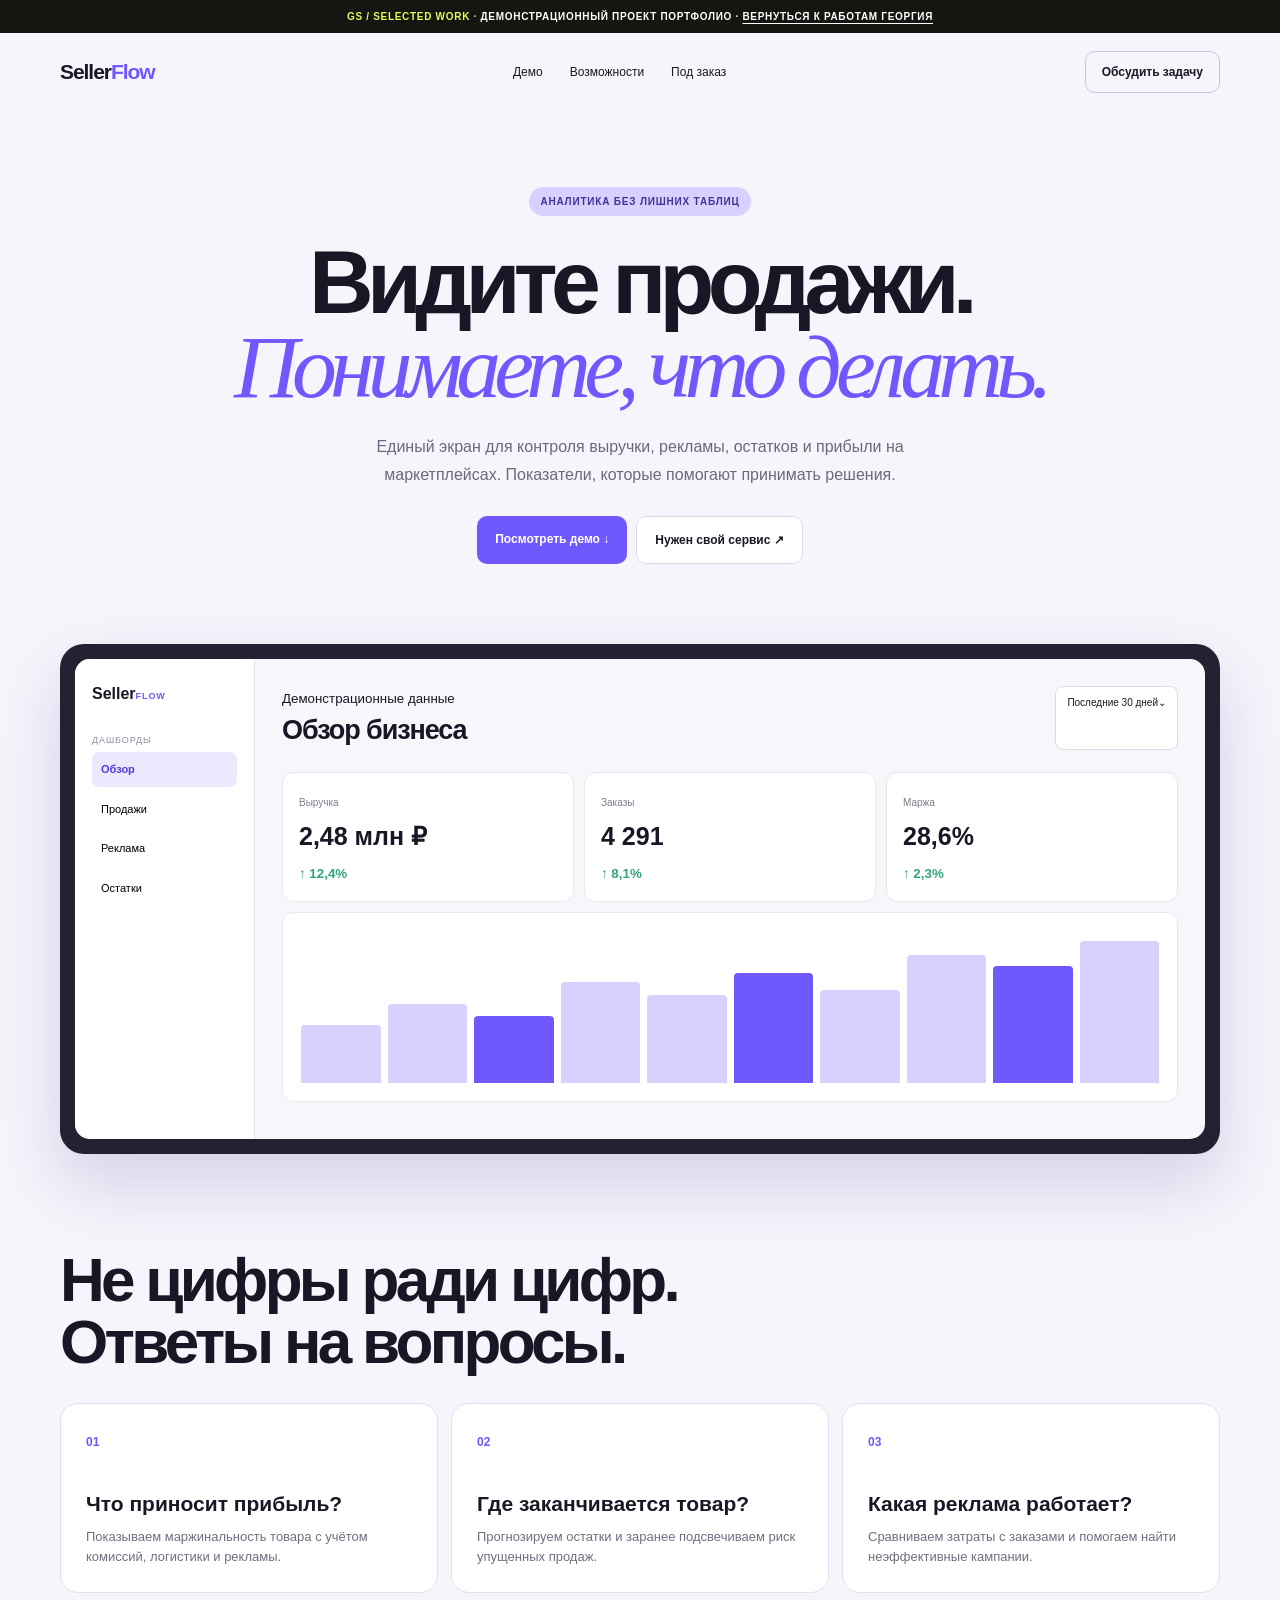
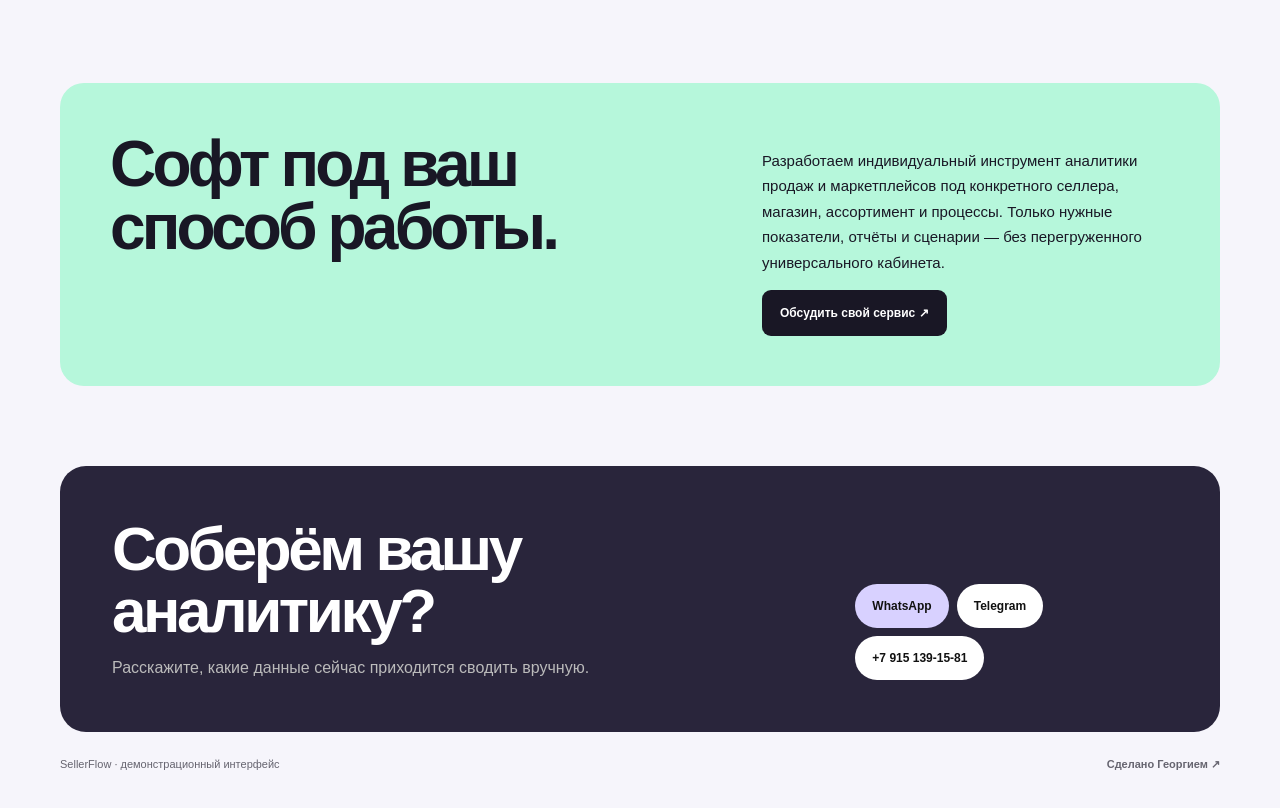
<file: projects/sellerflow/index.html>
<!doctype html><html lang="ru"><head><meta charset="utf-8"><meta name="viewport" content="width=device-width,initial-scale=1"><title>SellerFlow — аналитика маркетплейсов</title><link rel="stylesheet" href="../project.css"><style>
:root{--ink:#191725;--violet:#7058ff;--lilac:#d8d1ff;--mint:#b6f7db}body{background:#f6f5fb;color:var(--ink)}.nav{height:78px;display:flex;align-items:center;justify-content:space-between}.logo{font-size:21px;font-weight:900;letter-spacing:-.05em}.logo span{color:var(--violet)}.links{display:flex;gap:27px;font-size:12px}.login{padding:11px 16px;border:1px solid #c9c4dd;border-radius:10px;font-size:12px;font-weight:800}.hero{text-align:center;padding:76px 0 35px}.badge{display:inline-block;padding:7px 11px;border-radius:100px;background:var(--lilac);color:#423497;font-size:10px;font-weight:900;text-transform:uppercase;letter-spacing:.08em}.hero h1{font-size:clamp(54px,7vw,92px);line-height:.94;letter-spacing:-.075em;margin:24px auto;max-width:970px}.hero h1 i{font-family:Georgia,serif;font-weight:400;color:var(--violet)}.hero p{max-width:610px;margin:0 auto;color:#6d687d;font-size:16px;line-height:1.7}.hero-actions{display:flex;justify-content:center;gap:9px;margin-top:28px}.btn{padding:14px 18px;background:var(--violet);color:white;border-radius:10px;font-size:12px;font-weight:850}.btn.alt{background:white;color:var(--ink);border:1px solid #ddd9e8}.dash{margin-top:45px;background:#242132;border-radius:24px;padding:15px;box-shadow:0 30px 70px #42349730}.dash-shell{background:#f7f7fb;border-radius:15px;overflow:hidden;display:grid;grid-template-columns:180px 1fr;min-height:480px}.side{background:#fff;padding:23px 17px;border-right:1px solid #e7e4ef}.side strong{font-size:16px}.side span{display:block;margin-top:28px;color:#918ca0;font-size:9px;text-transform:uppercase;letter-spacing:.1em}.side button{display:block;width:100%;border:0;background:transparent;text-align:left;padding:9px;border-radius:7px;margin-top:5px;font-size:11px;cursor:pointer}.side button.active{background:#ece9ff;color:#513bd8;font-weight:800}.panel{padding:27px}.panel-head{display:flex;justify-content:space-between}.panel h2{font-size:27px;letter-spacing:-.04em;margin:0}.period{background:#fff;border:1px solid #ddd9e7;border-radius:8px;padding:8px 11px;font-size:10px}.metrics{display:grid;grid-template-columns:repeat(3,1fr);gap:10px;margin-top:22px}.metric{background:white;border:1px solid #e9e6f0;border-radius:11px;padding:16px}.metric span{font-size:10px;color:#817c8f}.metric strong{display:block;font-size:25px;margin:5px 0}.metric small{color:#31a678;font-weight:800}.chart{height:190px;background:white;border:1px solid #e9e6f0;border-radius:11px;margin-top:10px;padding:18px;display:flex;align-items:end;gap:7px}.bar{flex:1;background:var(--lilac);border-radius:4px 4px 0 0}.bar:nth-child(3n){background:var(--violet)}.features{padding:95px 0 0}.features h2{font-size:clamp(39px,5vw,62px);line-height:1;letter-spacing:-.06em;margin:0 0 30px}.feature-grid{display:grid;grid-template-columns:repeat(3,1fr);gap:13px}.feature{background:white;border:1px solid #e3dff0;border-radius:18px;padding:25px;min-height:190px}.feature b{color:var(--violet);font-size:12px}.feature h3{font-size:21px;margin:35px 0 8px}.feature p{font-size:13px;color:#726d81;margin:0}.custom{margin-top:90px;background:var(--mint);border-radius:24px;padding:50px;display:grid;grid-template-columns:1.2fr .8fr;gap:40px}.custom h2{font-size:clamp(40px,5vw,67px);line-height:.98;letter-spacing:-.06em;margin:0}.custom p{font-size:15px;line-height:1.7}.custom a{display:inline-block;background:var(--ink);color:white;padding:14px 18px;border-radius:9px;font-size:12px;font-weight:850}.contact-strip{background:#29253b}.contact-strip .contact-buttons a:first-child{background:var(--lilac)}
@media(max-width:700px){.nav{height:65px}.links{display:none}.hero{padding:50px 0 20px}.hero h1{font-size:clamp(49px,14vw,68px)}.hero p{font-size:14px}.hero-actions{display:grid}.dash{padding:8px;border-radius:16px}.dash-shell{grid-template-columns:1fr;min-height:0}.side{display:flex;overflow:auto;gap:4px;padding:12px}.side strong,.side span{display:none}.side button{white-space:nowrap;margin:0;width:auto}.panel{padding:18px}.panel-head{display:block}.period{display:inline-block;margin-top:10px}.metrics{grid-template-columns:1fr}.metric:nth-child(n+3){display:none}.chart{height:140px}.features{padding-top:65px}.feature-grid{grid-template-columns:1fr}.feature{min-height:150px}.custom{margin-top:60px;padding:33px 23px;grid-template-columns:1fr}.custom h2{font-size:41px}}
</style></head><body><div class="demo-bar">Демонстрационный проект портфолио · <a href="../../index.html#works">вернуться к работам Георгия</a></div><div class="wrap"><header class="nav"><a class="logo" href="#">Seller<span>Flow</span></a><nav class="links"><a href="#demo" data-scroll>Демо</a><a href="#features" data-scroll>Возможности</a><a href="#custom" data-scroll>Под заказ</a></nav><a class="login" href="https://t.me/partythisdoor" target="_blank" rel="noopener">Обсудить задачу</a></header><main><section class="hero fade"><span class="badge">Аналитика без лишних таблиц</span><h1>Видите продажи.<br><i>Понимаете, что делать.</i></h1><p>Единый экран для контроля выручки, рекламы, остатков и прибыли на маркетплейсах. Показатели, которые помогают принимать решения.</p><div class="hero-actions"><a class="btn" href="#demo" data-scroll>Посмотреть демо ↓</a><a class="btn alt" href="https://wa.me/79151391581" target="_blank" rel="noopener">Нужен свой сервис ↗</a></div></section><section class="dash" id="demo"><div class="dash-shell"><aside class="side"><strong>Seller<span style="display:inline;color:#7058ff">Flow</span></strong><span>Дашборды</span><button class="active">Обзор</button><button>Продажи</button><button>Реклама</button><button>Остатки</button></aside><div class="panel"><div class="panel-head"><div><small>Демонстрационные данные</small><h2 id="panel-title">Обзор бизнеса</h2></div><span class="period">Последние 30 дней⌄</span></div><div class="metrics"><div class="metric"><span>Выручка</span><strong id="revenue">2,48 млн ₽</strong><small>↑ 12,4%</small></div><div class="metric"><span>Заказы</span><strong>4 291</strong><small>↑ 8,1%</small></div><div class="metric"><span>Маржа</span><strong>28,6%</strong><small>↑ 2,3%</small></div></div><div class="chart" aria-label="Демонстрационный график"><i class="bar" style="height:38%"></i><i class="bar" style="height:52%"></i><i class="bar" style="height:44%"></i><i class="bar" style="height:66%"></i><i class="bar" style="height:58%"></i><i class="bar" style="height:72%"></i><i class="bar" style="height:61%"></i><i class="bar" style="height:84%"></i><i class="bar" style="height:77%"></i><i class="bar" style="height:93%"></i></div></div></div></section><section class="features" id="features"><h2>Не цифры ради цифр.<br>Ответы на вопросы.</h2><div class="feature-grid"><article class="feature"><b>01</b><h3>Что приносит прибыль?</h3><p>Показываем маржинальность товара с учётом комиссий, логистики и рекламы.</p></article><article class="feature"><b>02</b><h3>Где заканчивается товар?</h3><p>Прогнозируем остатки и заранее подсвечиваем риск упущенных продаж.</p></article><article class="feature"><b>03</b><h3>Какая реклама работает?</h3><p>Сравниваем затраты с заказами и помогаем найти неэффективные кампании.</p></article></div></section><section class="custom" id="custom"><h2>Софт под ваш способ работы.</h2><div><p>Разработаем индивидуальный инструмент аналитики продаж и маркетплейсов под конкретного селлера, магазин, ассортимент и процессы. Только нужные показатели, отчёты и сценарии — без перегруженного универсального кабинета.</p><a href="https://t.me/partythisdoor" target="_blank" rel="noopener">Обсудить свой сервис ↗</a></div></section><section class="contact-strip"><div><h2>Соберём вашу аналитику?</h2><p>Расскажите, какие данные сейчас приходится сводить вручную.</p></div><div class="contact-buttons"><a href="https://wa.me/79151391581" target="_blank" rel="noopener">WhatsApp</a><a href="https://t.me/partythisdoor" target="_blank" rel="noopener">Telegram</a><a href="tel:+79151391581">+7 915 139-15-81</a></div></section></main><footer class="credit"><span>SellerFlow · демонстрационный интерфейс</span><a href="../../index.html#works">Сделано Георгием ↗</a></footer></div><script src="../project.js"></script><script>const titles=['Обзор бизнеса','Продажи по товарам','Эффективность рекламы','Остатки и поставки'];document.querySelectorAll('.side button').forEach((b,i)=>b.onclick=()=>{document.querySelector('.side .active').classList.remove('active');b.classList.add('active');document.querySelector('#panel-title').textContent=titles[i]})</script></body></html>
</file>
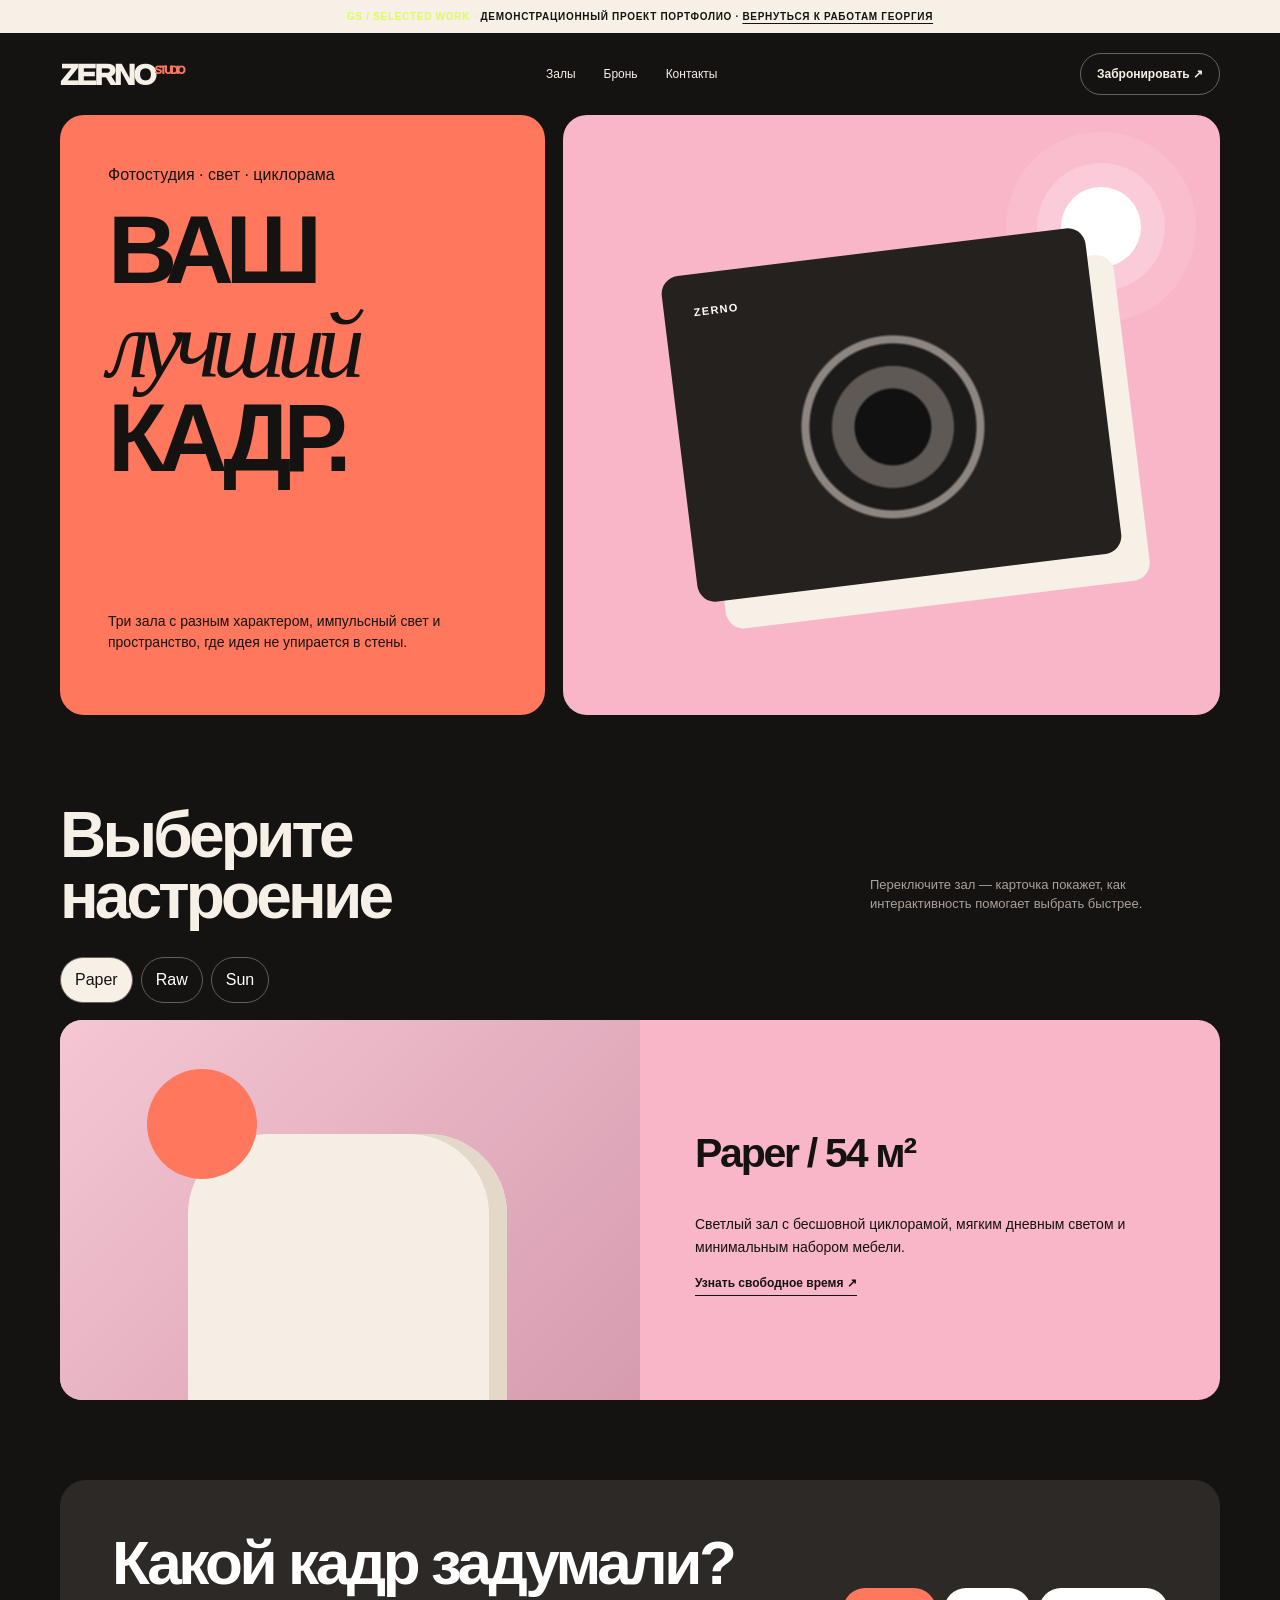
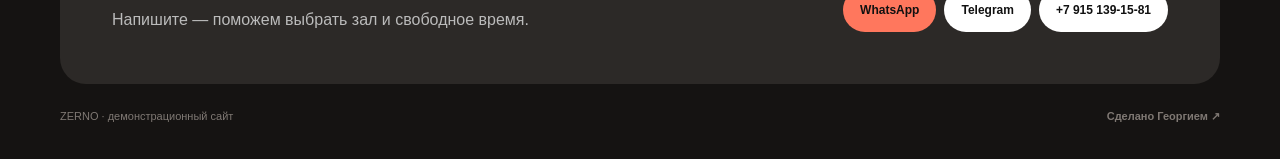
<file: projects/studio/index.html>
<!doctype html><html lang="ru"><head><meta charset="utf-8"><meta name="viewport" content="width=device-width,initial-scale=1"><title>ZERNO — фотостудия</title><link rel="stylesheet" href="../project.css"><style>
:root{--black:#151312;--coral:#ff775d;--pink:#f8b6c8;--cream:#f7f0e6}body{background:var(--black);color:var(--cream)}.demo-bar{background:var(--cream);color:var(--black)}.nav{height:82px;display:flex;align-items:center;justify-content:space-between}.logo{font-size:30px;font-weight:950;letter-spacing:-.07em}.logo sup{color:var(--coral);font-size:11px}.links{display:flex;gap:28px;font-size:12px}.book{padding:11px 16px;border:1px solid #6a625c;border-radius:100px;font-size:12px;font-weight:800}.hero{min-height:600px;display:grid;grid-template-columns:.85fr 1.15fr;gap:18px}.hero-copy{background:var(--coral);color:var(--black);border-radius:24px;padding:48px;display:flex;flex-direction:column;justify-content:space-between}.hero h1{font-size:clamp(60px,7.5vw,104px);line-height:.8;letter-spacing:-.085em;text-transform:uppercase;margin:25px 0}.hero h1 i{font:italic 400 1em Georgia,serif;text-transform:none}.hero p{max-width:400px;font-size:14px}.hero-art{background:var(--pink);border-radius:24px;position:relative;overflow:hidden;display:grid;place-items:center}.camera{width:65%;aspect-ratio:1.3;background:#24211f;border-radius:18px;position:relative;transform:rotate(-7deg);box-shadow:25px 30px 0 #f7f0e6}.camera:before{content:"";position:absolute;width:44%;aspect-ratio:1;border-radius:50%;left:28%;top:25%;background:radial-gradient(circle,#111 0 28%,#5f5956 30% 45%,#1d1b1a 47% 62%,#8c8580 64% 68%,#24211f 70%)}.camera:after{content:"ZERNO";position:absolute;left:7%;top:9%;font-size:11px;font-weight:900;color:white;letter-spacing:.12em}.flash{position:absolute;right:12%;top:12%;width:80px;height:80px;border-radius:50%;background:#fff;box-shadow:0 0 0 24px #ffffff35,0 0 0 55px #ffffff18}.halls{padding:90px 0 0}.hall-head{display:flex;justify-content:space-between;align-items:end}.halls h2{font-size:clamp(43px,5vw,70px);line-height:.95;letter-spacing:-.06em;margin:0}.hall-head p{color:#aaa19a;max-width:350px;font-size:13px}.hall-tabs{display:flex;gap:8px;margin:30px 0 17px}.hall-tabs button{border:1px solid #655e59;background:transparent;color:white;padding:10px 14px;border-radius:100px;cursor:pointer}.hall-tabs button.active{background:var(--cream);color:var(--black)}.hall-card{height:380px;background:var(--pink);border-radius:22px;display:grid;grid-template-columns:1fr 1fr;color:var(--black);overflow:hidden}.scene{position:relative;background:linear-gradient(135deg,#f4c7d3,#d69baf)}.scene:before{content:"";position:absolute;width:55%;height:70%;left:22%;bottom:0;background:#f5eee5;border-radius:80px 80px 0 0;box-shadow:inset -18px 0 #e4d8c9}.scene:after{content:"";position:absolute;width:110px;height:110px;border-radius:50%;background:var(--coral);left:15%;top:13%}.hall-copy{padding:55px;display:flex;flex-direction:column;justify-content:center}.hall-copy h3{font-size:41px;letter-spacing:-.055em;margin:0 0 14px}.hall-copy p{font-size:14px;line-height:1.7}.hall-copy a{font-size:12px;font-weight:900;border-bottom:1px solid;width:max-content;padding-bottom:3px}.contact-strip{background:#2c2927}.contact-strip .contact-buttons a:first-child{background:var(--coral)}.credit{color:#b8afa8}
@media(max-width:700px){.nav{height:68px}.links{display:none}.hero{grid-template-columns:1fr;min-height:0}.hero-copy{padding:38px 24px;min-height:480px}.hero h1{font-size:64px}.hero-art{min-height:330px}.camera{width:67%;box-shadow:14px 17px 0 #f7f0e6}.flash{width:50px;height:50px}.halls{padding-top:65px}.hall-head{display:block}.hall-head p{margin-top:17px}.hall-card{height:auto;grid-template-columns:1fr}.scene{height:260px}.hall-copy{padding:32px 23px}.hall-copy h3{font-size:35px}}
</style></head><body><div class="demo-bar">Демонстрационный проект портфолио · <a href="../../index.html#works">вернуться к работам Георгия</a></div><div class="wrap"><header class="nav"><a class="logo" href="#">ZERNO<sup>STUDIO</sup></a><nav class="links"><a href="#halls" data-scroll>Залы</a><a href="#contact" data-scroll>Бронь</a><a href="#contact" data-scroll>Контакты</a></nav><a class="book" href="https://t.me/partythisdoor" target="_blank" rel="noopener">Забронировать ↗</a></header><main><section class="hero fade"><div class="hero-copy"><div><span>Фотостудия · свет · циклорама</span><h1>Ваш<br><i>лучший</i><br>кадр.</h1></div><p>Три зала с разным характером, импульсный свет и пространство, где идея не упирается в стены.</p></div><div class="hero-art" aria-hidden="true"><div class="flash"></div><div class="camera"></div></div></section><section class="halls" id="halls"><div class="hall-head"><h2>Выберите<br>настроение</h2><p>Переключите зал — карточка покажет, как интерактивность помогает выбрать быстрее.</p></div><div class="hall-tabs"><button class="active" data-hall="paper">Paper</button><button data-hall="raw">Raw</button><button data-hall="sun">Sun</button></div><div class="hall-card"><div class="scene" id="scene"></div><div class="hall-copy"><h3 id="hall-name">Paper / 54 м²</h3><p id="hall-text">Светлый зал с бесшовной циклорамой, мягким дневным светом и минимальным набором мебели.</p><a href="https://wa.me/79151391581" target="_blank" rel="noopener">Узнать свободное время ↗</a></div></div></section><section class="contact-strip" id="contact"><div><h2>Какой кадр задумали?</h2><p>Напишите — поможем выбрать зал и свободное время.</p></div><div class="contact-buttons"><a href="https://wa.me/79151391581" target="_blank" rel="noopener">WhatsApp</a><a href="https://t.me/partythisdoor" target="_blank" rel="noopener">Telegram</a><a href="tel:+79151391581">+7 915 139-15-81</a></div></section></main><footer class="credit"><span>ZERNO · демонстрационный сайт</span><a href="../../index.html#works">Сделано Георгием ↗</a></footer></div><script src="../project.js"></script><script>const halls={paper:['Paper / 54 м²','Светлый зал с бесшовной циклорамой, мягким дневным светом и минимальным набором мебели.','#f8b6c8'],raw:['Raw / 70 м²','Фактурный бетон, высокий потолок и много места для съёмки брендов и больших команд.','#9ba09a'],sun:['Sun / 42 м²','Тёплый интерьер, прямой солнечный свет и детали для камерных портретов.','#e9b65f']};document.querySelectorAll('.hall-tabs button').forEach(b=>b.onclick=()=>{document.querySelector('.hall-tabs .active').classList.remove('active');b.classList.add('active');const d=halls[b.dataset.hall];document.querySelector('#hall-name').textContent=d[0];document.querySelector('#hall-text').textContent=d[1];document.querySelector('#scene').style.background=`linear-gradient(135deg,${d[2]},#d69baf)`})</script></body></html>
</file>
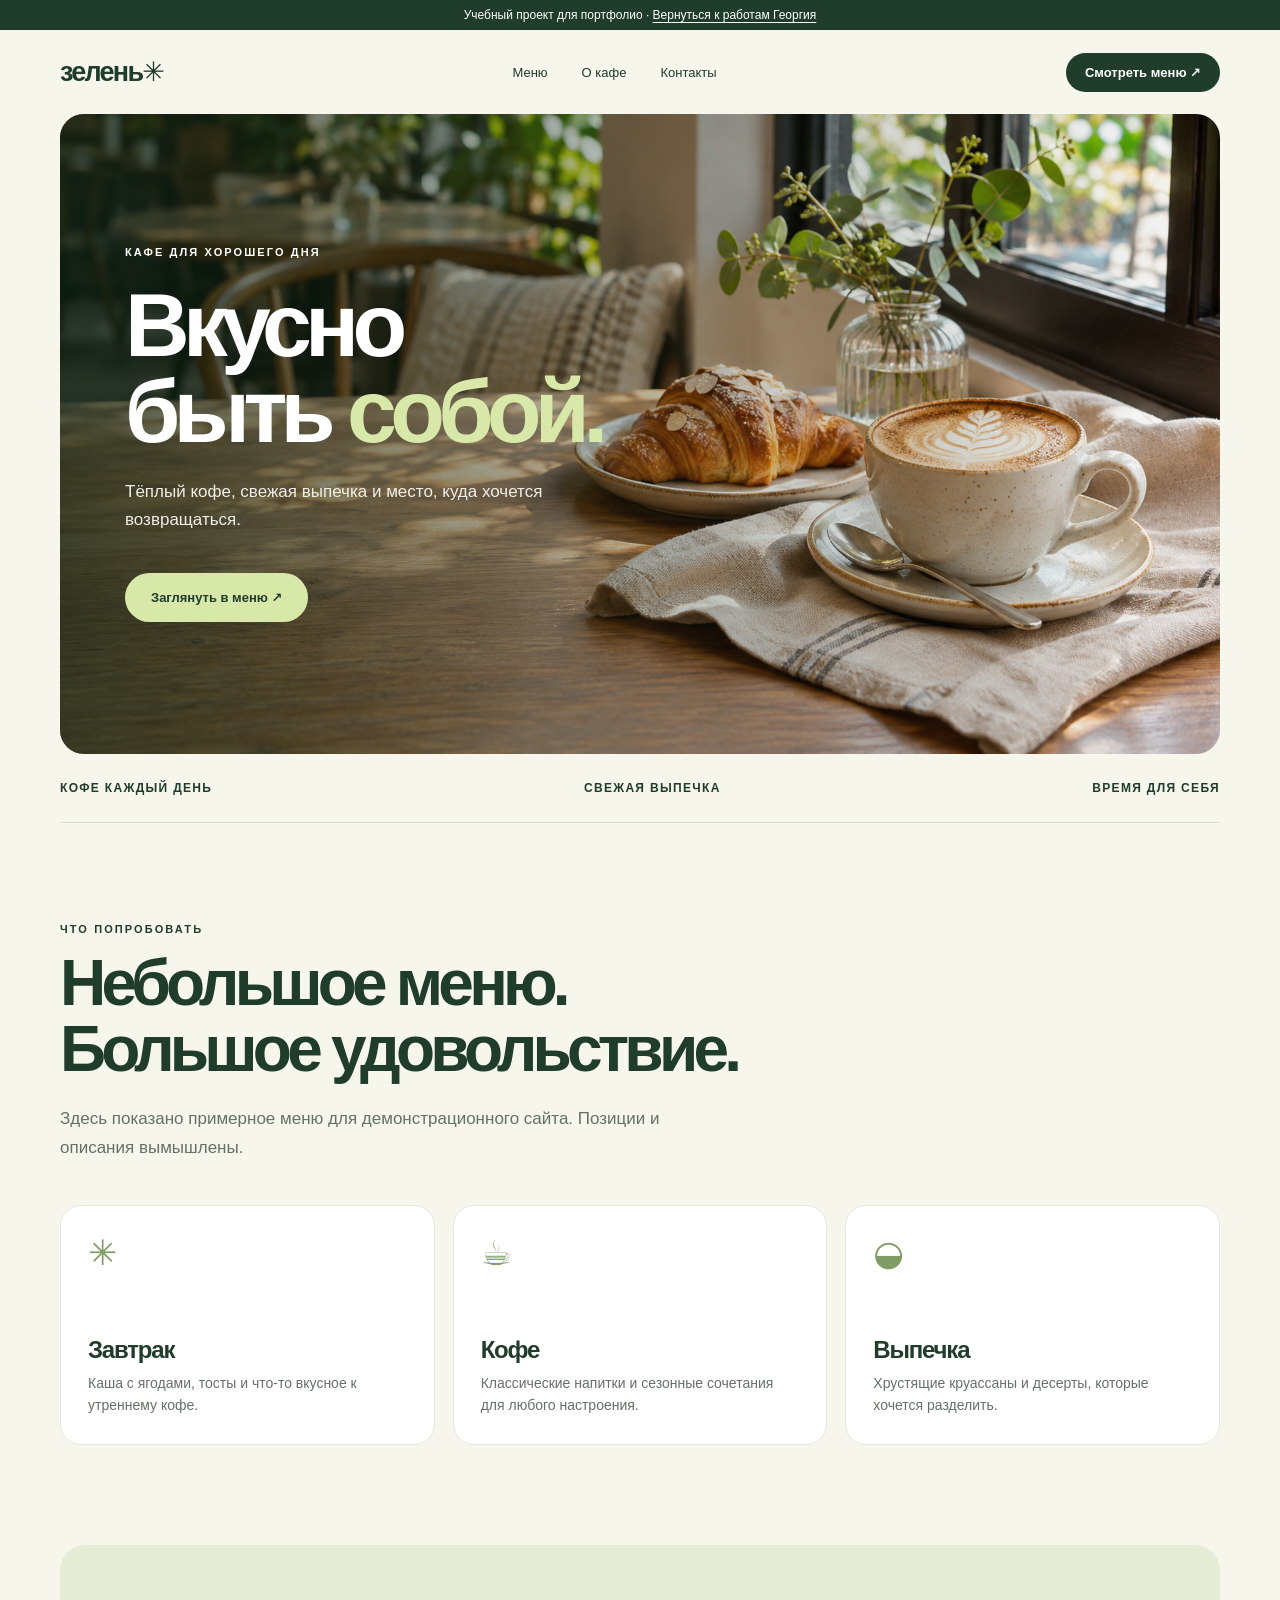
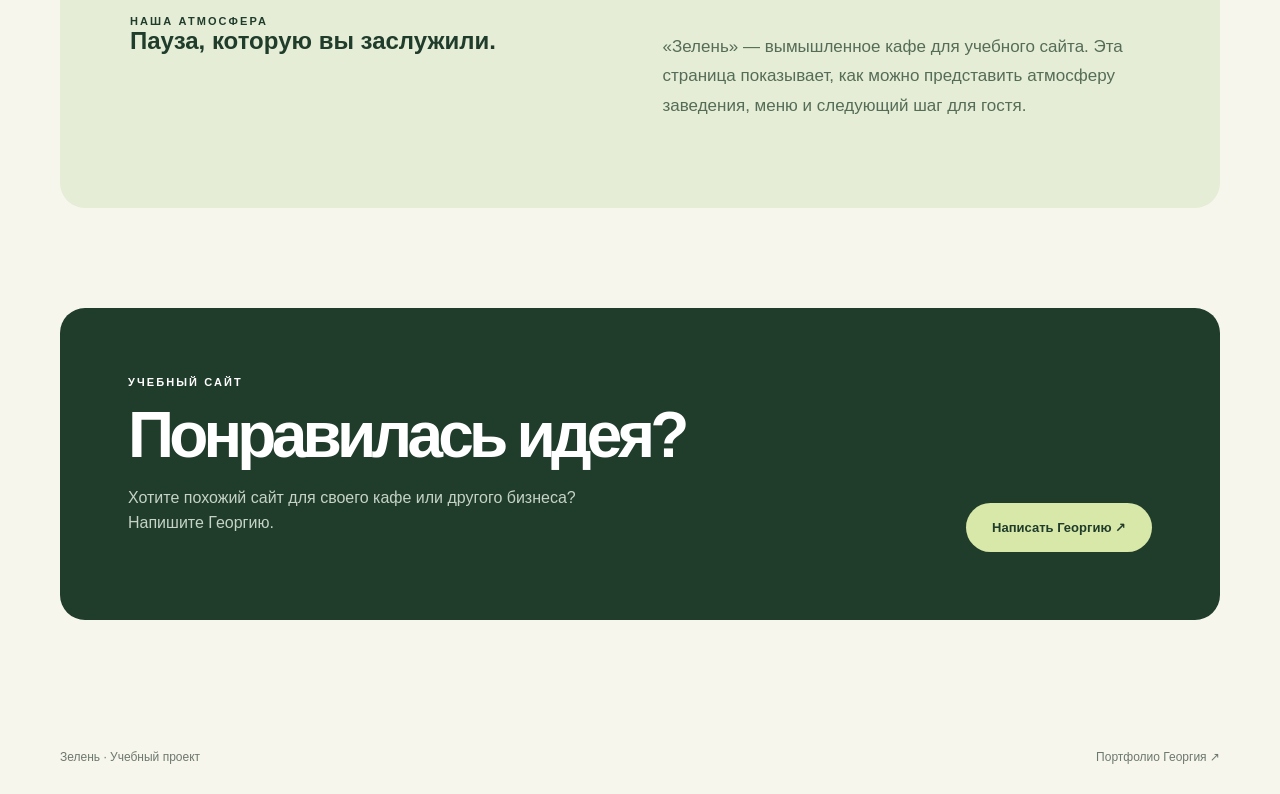
<file: projects/zelen/index.html>
<!doctype html>
<html lang="ru"><head><meta charset="utf-8"><meta name="viewport" content="width=device-width, initial-scale=1"><meta name="description" content="Учебный сайт кафе Зелень — демонстрационный проект портфолио Георгия."><title>Зелень — учебный сайт кафе</title>
<style>
:root{--green:#203c2b;--light:#f6f6ed;--lime:#d8e8a9;--muted:#647166}*{box-sizing:border-box}html{scroll-behavior:smooth}body{margin:0;background:var(--light);color:var(--green);font-family:Arial,system-ui,sans-serif}a{color:inherit;text-decoration:none}.wrap{width:min(1160px,calc(100% - 44px));margin:auto}.demo{background:var(--green);color:#fff;text-align:center;padding:8px 12px;font-size:12px}.demo a{text-decoration:underline;text-underline-offset:3px}.nav{display:flex;justify-content:space-between;align-items:center;height:84px}.logo{font-size:27px;letter-spacing:-.065em;font-weight:900}.links{display:flex;gap:34px;font-size:13px}.links a:hover{text-decoration:underline}.nav-pill{background:var(--green);color:#fff;padding:12px 19px;border-radius:30px;font-size:13px;font-weight:800}.hero{height:640px;position:relative;border-radius:24px;overflow:hidden;background:#8b6f4f url('hero.png') center/cover;display:flex;align-items:center}.hero:before{content:"";position:absolute;inset:0;background:linear-gradient(90deg,rgba(13,36,21,.73),rgba(13,36,21,.25) 55%,transparent)}.hero-inner{position:relative;color:#fff;padding:65px;max-width:690px}.eyebrow,.label{font-size:11px;font-weight:900;letter-spacing:.19em;text-transform:uppercase}.hero h1{font-size:clamp(60px,7vw,94px);letter-spacing:-.075em;line-height:.96;margin:24px 0}.hero h1 em{color:var(--lime);font-style:normal}.hero p{font-size:17px;line-height:1.65;max-width:440px;color:#f0eee7}.button{display:inline-block;background:var(--lime);padding:17px 26px;border-radius:100px;color:var(--green);font-size:13px;font-weight:900;margin-top:22px}.button:hover{background:#ecf7cf}.marquee{display:flex;justify-content:space-between;gap:20px;padding:27px 0;border-bottom:1px solid #d8decc;font-size:12px;text-transform:uppercase;letter-spacing:.11em;font-weight:900}.section{padding:100px 0}.section h2{font-size:clamp(42px,5vw,67px);letter-spacing:-.075em;line-height:1.03;margin:16px 0 22px}.lead{font-size:17px;line-height:1.7;color:var(--muted);max-width:600px}.menu{display:grid;grid-template-columns:repeat(3,1fr);gap:18px;margin-top:42px}.item{background:white;border:1px solid #e6e9dc;border-radius:21px;padding:27px;min-height:240px;display:flex;flex-direction:column;justify-content:space-between}.item:before{content:"✳";font-size:35px;color:#7f9d65}.item:nth-child(2):before{content:"☕"}.item:nth-child(3):before{content:"◒"}.item h3{font-size:24px;letter-spacing:-.05em;margin:0 0 8px}.item p{color:var(--muted);font-size:14px;line-height:1.6;margin:0}.about{background:#e5edd7;border-radius:25px;display:grid;grid-template-columns:1fr 1fr;gap:45px;padding:70px}.about h2{margin-top:0}.about p{font-size:17px;line-height:1.75;color:#556c56}.contact{background:var(--green);color:#fff;border-radius:25px;padding:68px;display:flex;justify-content:space-between;align-items:end;gap:25px}.contact h2{margin:15px 0}.contact p{color:#c5d3c7;max-width:450px;line-height:1.6}.contact .button{white-space:nowrap}.footer{display:flex;justify-content:space-between;gap:20px;font-size:12px;color:#6d786e;padding:30px 0}
@media(max-width:700px){.wrap{width:calc(100% - 28px)}.nav{height:69px}.links{display:none}.hero{height:590px;background-position:63% center}.hero-inner{padding:30px}.hero h1{font-size:61px}.marquee{flex-wrap:wrap}.section{padding:75px 0}.menu{grid-template-columns:1fr}.item{min-height:180px}.about{grid-template-columns:1fr;padding:40px 28px;gap:0}.contact{display:block;padding:42px 28px}.footer{display:block}}
@media(max-width:700px){.nav{height:auto;display:grid;grid-template-columns:1fr auto;gap:15px;padding:18px 0 14px}.logo{font-size:25px}.nav-pill{grid-column:2;grid-row:1;padding:10px 14px;font-size:11px}.links{display:flex;grid-column:1/-1;grid-row:2;justify-content:space-between;gap:12px;padding-top:13px;border-top:1px solid #d8decc;font-size:12px}.hero{height:auto;display:block;background:none;overflow:visible;border-radius:0}.hero:before{position:relative;inset:auto;display:block;height:260px;background:url('hero.png') center 58%/cover;border-radius:16px}.hero-inner{max-width:none;padding:26px 3px 0;color:var(--green)}.hero .eyebrow{font-size:10px;letter-spacing:.16em}.hero h1{font-size:clamp(47px,12vw,58px);line-height:1.02;letter-spacing:-.06em;margin:15px 0}.hero h1 em{color:#6e8b48}.hero p{font-size:15px;line-height:1.6;max-width:35ch;color:var(--muted)}.hero .button{background:var(--green);color:#fff;margin-top:8px}.marquee{justify-content:flex-start;gap:9px 16px;padding:27px 0 18px;font-size:10px}.section{padding:68px 0}.section h2{font-size:clamp(35px,9vw,44px);line-height:1.08}.lead{font-size:15px;line-height:1.65}.menu{gap:12px;margin-top:27px}.item{min-height:160px;padding:23px}.about{padding:34px 25px;gap:6px}.about h2{font-size:clamp(35px,9vw,44px)}.about p{font-size:15px;line-height:1.65}.contact{padding:36px 25px}.contact .button{white-space:normal}.footer{line-height:2}}
</style></head><body>
<div class="demo">Учебный проект для портфолио · <a href="/index.html#works">Вернуться к работам Георгия</a></div>
<div class="wrap"><header class="nav"><a class="logo" href="#top">зелень<span aria-hidden="true">✳</span></a><nav class="links"><a href="#menu">Меню</a><a href="#about">О кафе</a><a href="#contact">Контакты</a></nav><a class="nav-pill" href="#menu">Смотреть меню ↗</a></header></div>
<main id="top"><div class="wrap"><section class="hero"><div class="hero-inner"><div class="eyebrow">Кафе для хорошего дня</div><h1>Вкусно<br>быть <em>собой.</em></h1><p>Тёплый кофе, свежая выпечка и место, куда хочется возвращаться.</p><a class="button" href="#menu">Заглянуть в меню ↗</a></div></section><div class="marquee"><span>Кофе каждый день</span><span>Свежая выпечка</span><span>Время для себя</span></div></div>
<section class="section wrap" id="menu"><div class="label">Что попробовать</div><h2>Небольшое меню.<br>Большое удовольствие.</h2><p class="lead">Здесь показано примерное меню для демонстрационного сайта. Позиции и описания вымышлены.</p><div class="menu"><article class="item"><div></div><div><h3>Завтрак</h3><p>Каша с ягодами, тосты и что-то вкусное к утреннему кофе.</p></div></article><article class="item"><div></div><div><h3>Кофе</h3><p>Классические напитки и сезонные сочетания для любого настроения.</p></div></article><article class="item"><div></div><div><h3>Выпечка</h3><p>Хрустящие круассаны и десерты, которые хочется разделить.</p></div></article></div></section>
<section class="wrap about" id="about"><div><div class="label">Наша атмосфера</div><h2>Пауза, которую вы заслужили.</h2></div><p>«Зелень» — вымышленное кафе для учебного сайта. Эта страница показывает, как можно представить атмосферу заведения, меню и следующий шаг для гостя.</p></section>
<section class="section wrap" id="contact"><div class="contact"><div><div class="label">Учебный сайт</div><h2>Понравилась идея?</h2><p>Хотите похожий сайт для своего кафе или другого бизнеса? Напишите Георгию.</p></div><a class="button" href="mailto:gsakovskiy@tgmail.com?subject=%D0%A1%D0%B0%D0%B9%D1%82%20%D0%BA%D0%B0%D0%BA%20%D0%97%D0%B5%D0%BB%D0%B5%D0%BD%D1%8C">Написать Георгию ↗</a></div></section></main>
<footer class="footer wrap"><span>Зелень · Учебный проект</span><a href="/index.html#works">Портфолио Георгия ↗</a></footer>
</body></html>
</file>
<file: projects/project.css>
*{box-sizing:border-box}html{scroll-behavior:smooth}body{margin:0;font-family:"Segoe UI",Arial,sans-serif;line-height:1.5}a{color:inherit;text-decoration:none}button{font:inherit}.wrap{width:min(1160px,calc(100% - 44px));margin:auto}.demo-bar{background:#171512;color:#fff;font-size:10px;text-align:center;padding:9px 14px;letter-spacing:.07em;text-transform:uppercase;font-weight:750}.demo-bar:before{content:"GS / SELECTED WORK  ·  ";color:#d7ff57}.demo-bar a{text-decoration:underline;text-underline-offset:3px}.contact-strip{margin-top:80px;padding:52px;border-radius:26px;display:flex;align-items:end;justify-content:space-between;gap:28px;background:#171512;color:white}.contact-strip h2{font-size:clamp(36px,5vw,62px);line-height:1;letter-spacing:-.055em;margin:0}.contact-strip p{margin:14px 0 0;color:#bbb;max-width:520px}.contact-buttons{display:flex;gap:8px;flex-wrap:wrap}.contact-buttons a{padding:13px 17px;border-radius:100px;background:#fff;color:#111;font-size:12px;font-weight:800;white-space:nowrap}.contact-buttons a:first-child{background:#d7ff57}.credit{display:flex;justify-content:space-between;gap:20px;padding:24px 0 35px;font-size:11px;opacity:.65}.credit a{font-weight:800}.mobile-menu{display:none}.fade{animation:rise .7s both}@keyframes rise{from{opacity:0;transform:translateY(14px)}to{opacity:1;transform:none}}@media(max-width:700px){.wrap{width:calc(100% - 28px)}.contact-strip{margin-top:55px;padding:34px 24px;display:block}.contact-strip p{font-size:14px}.contact-buttons{display:grid;margin-top:24px}.contact-buttons a{text-align:center}.credit{display:block;line-height:2}.demo-bar{font-size:8px;padding:8px 10px}.demo-bar:before{display:block;margin-bottom:2px}}
</file>
